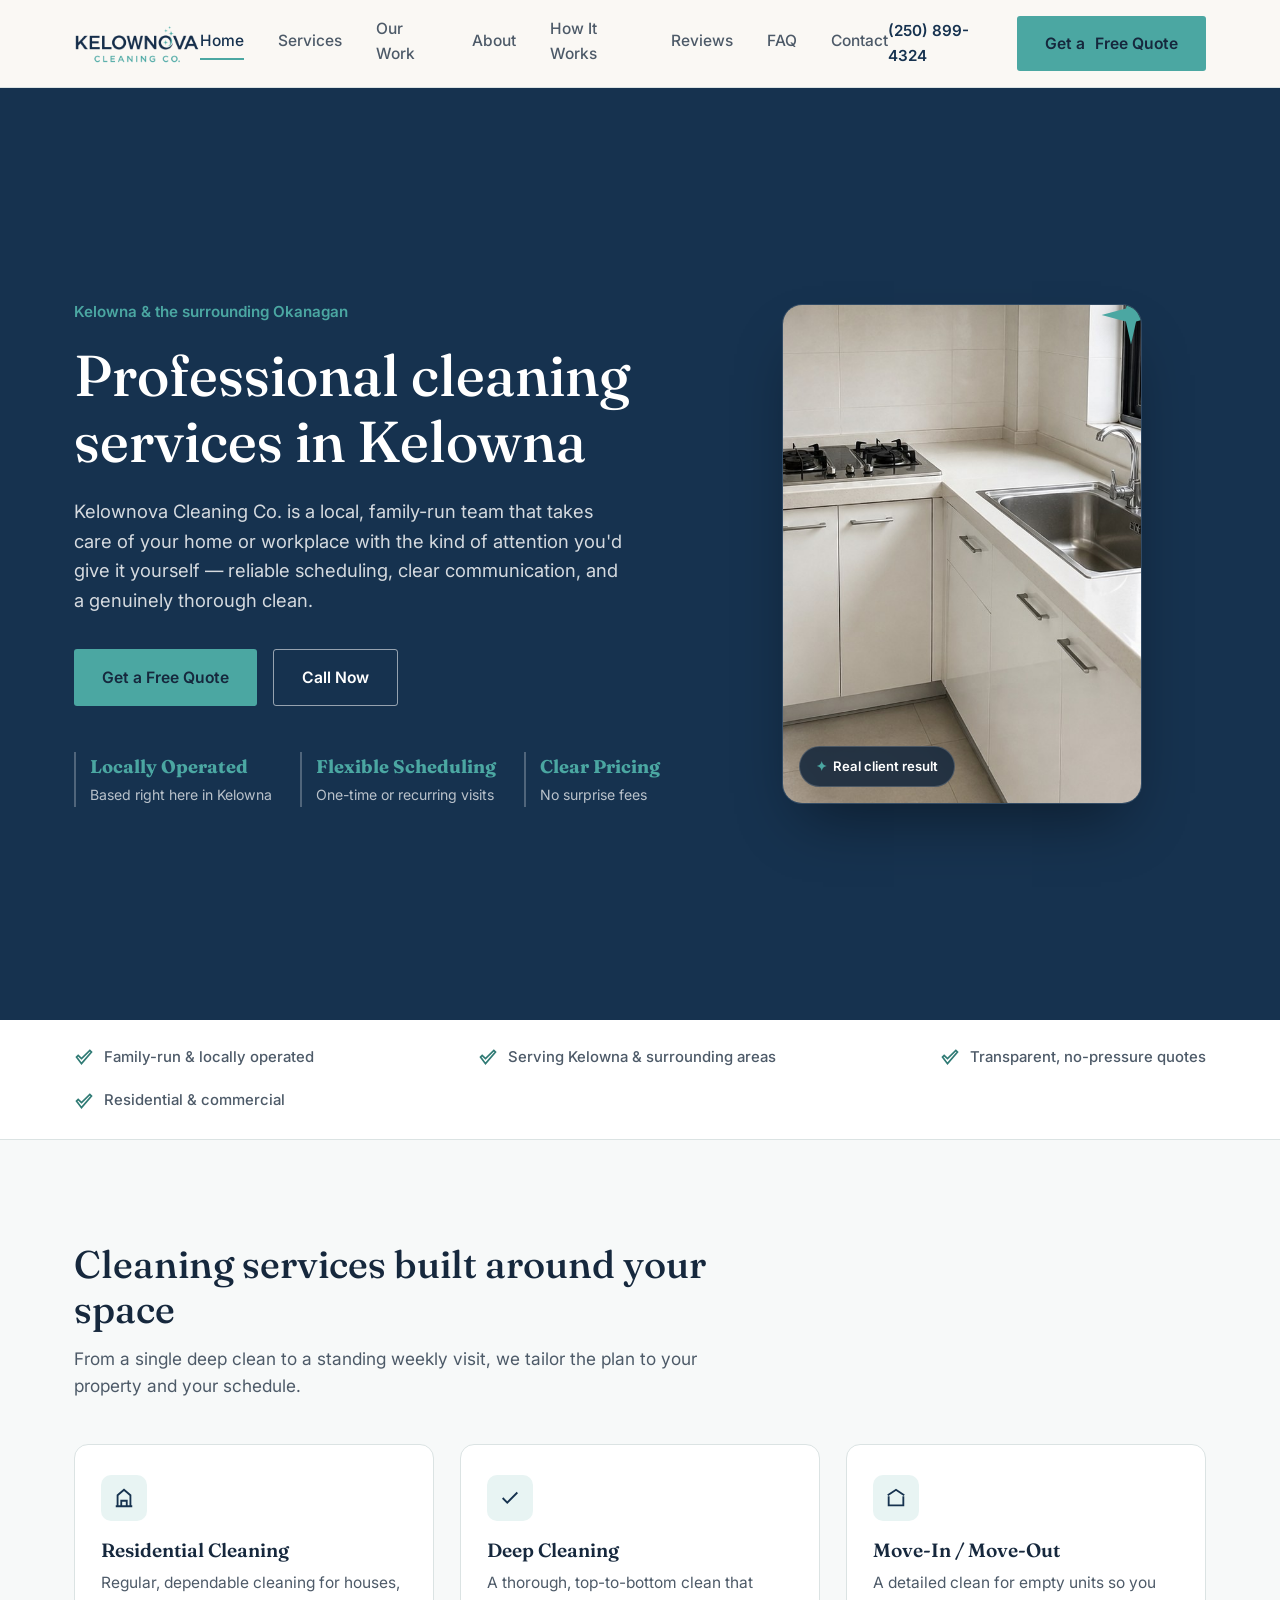
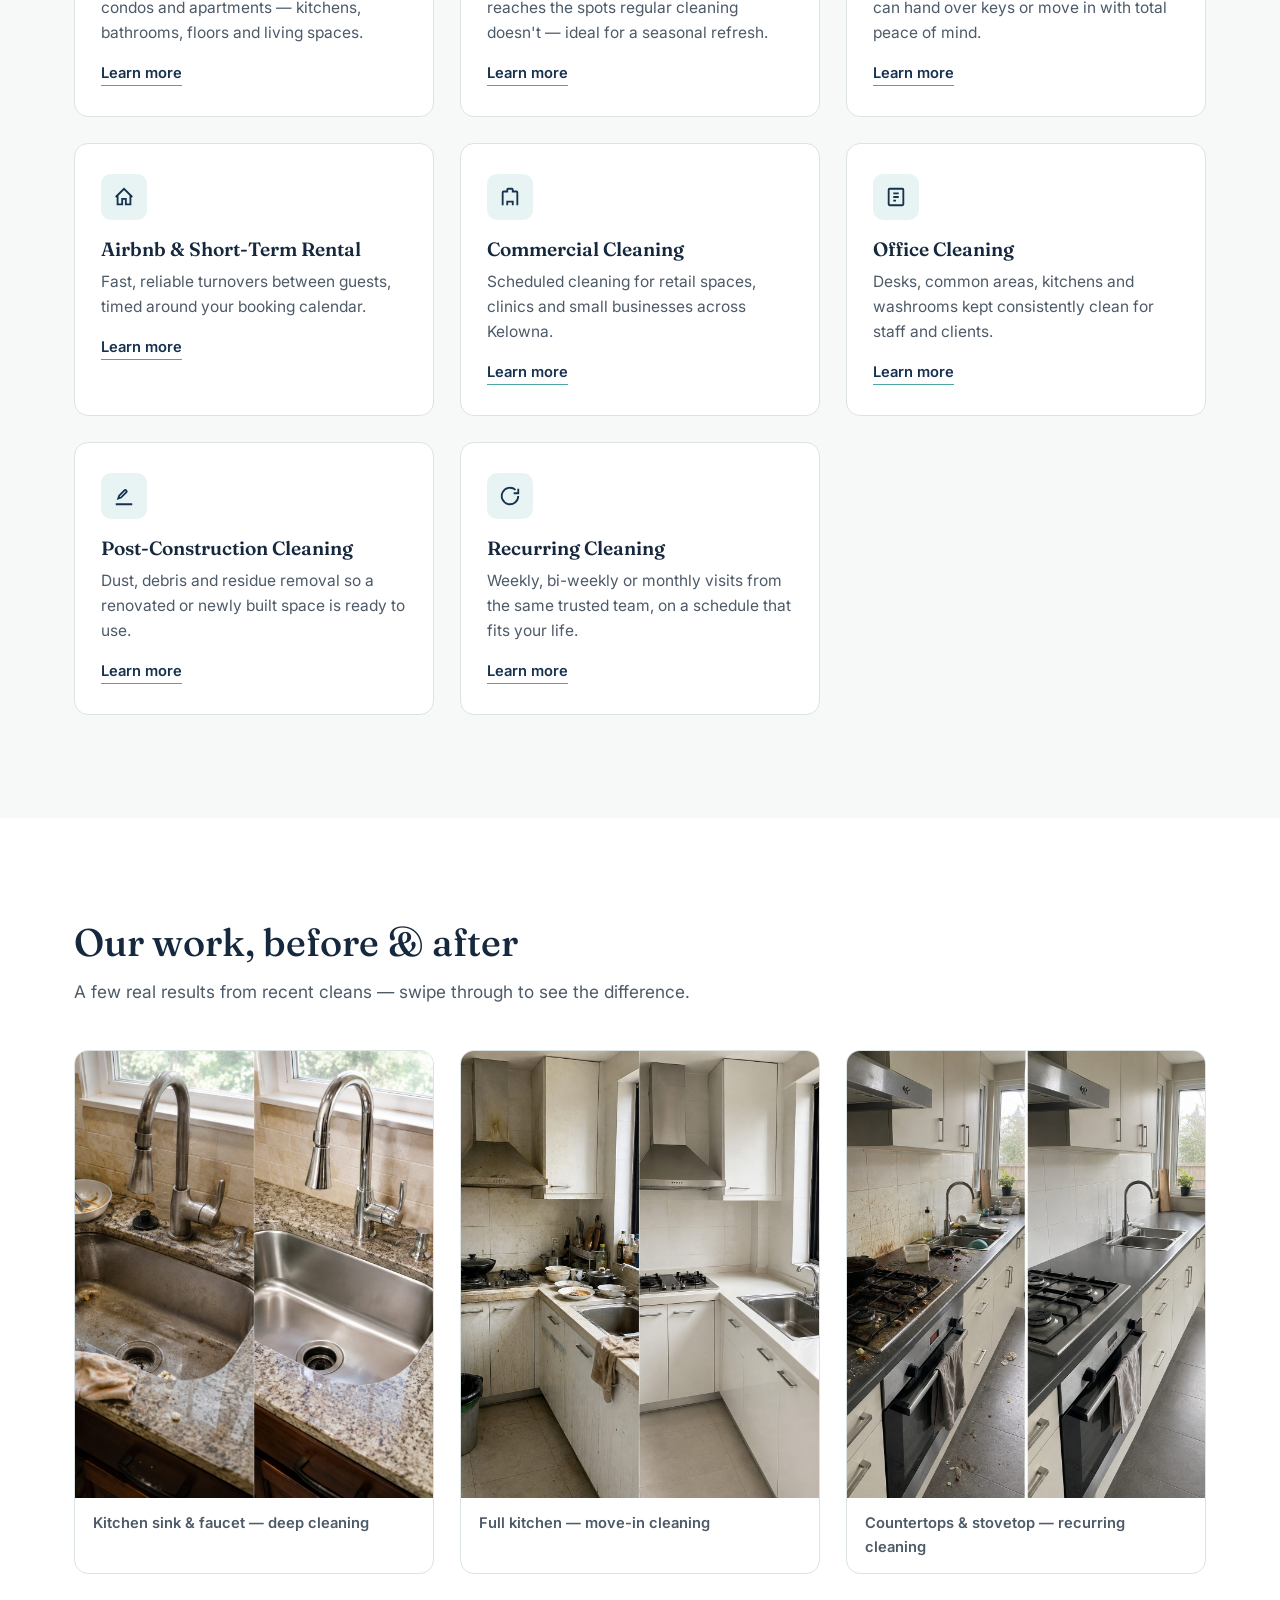
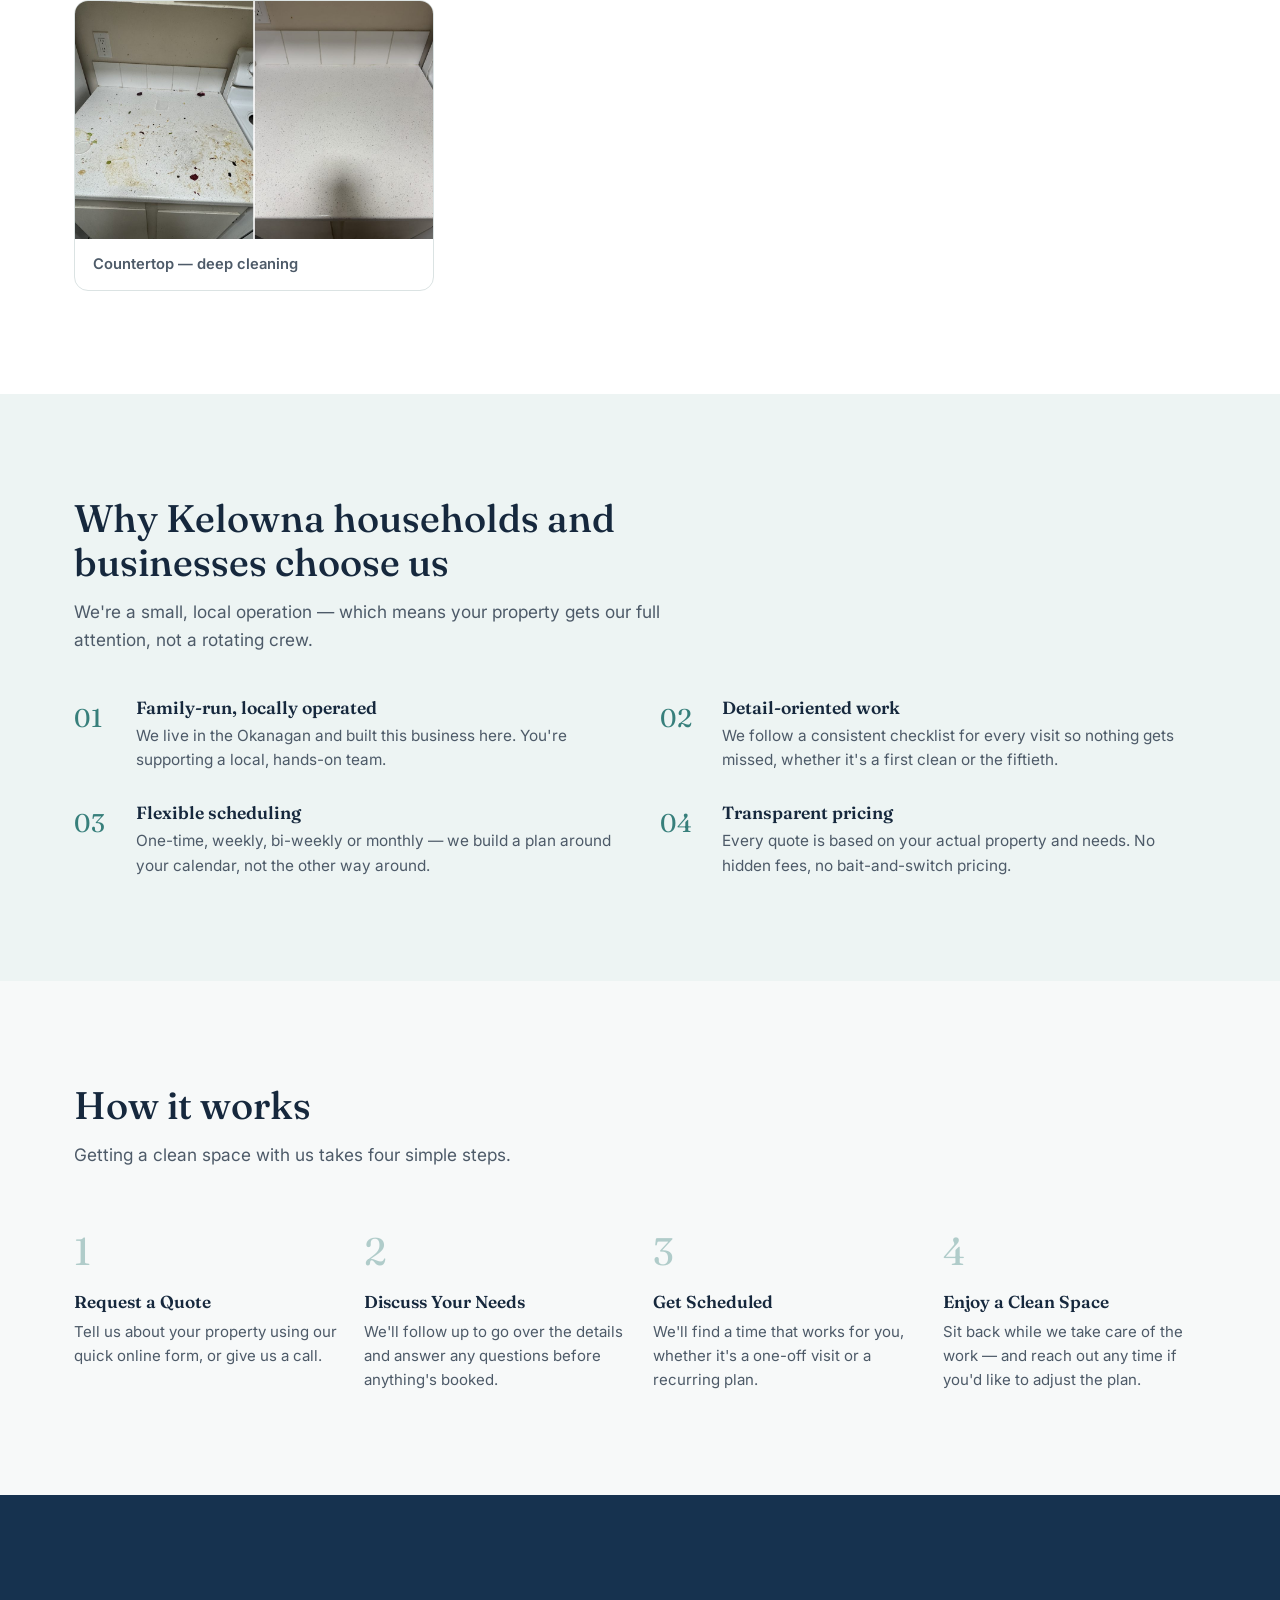
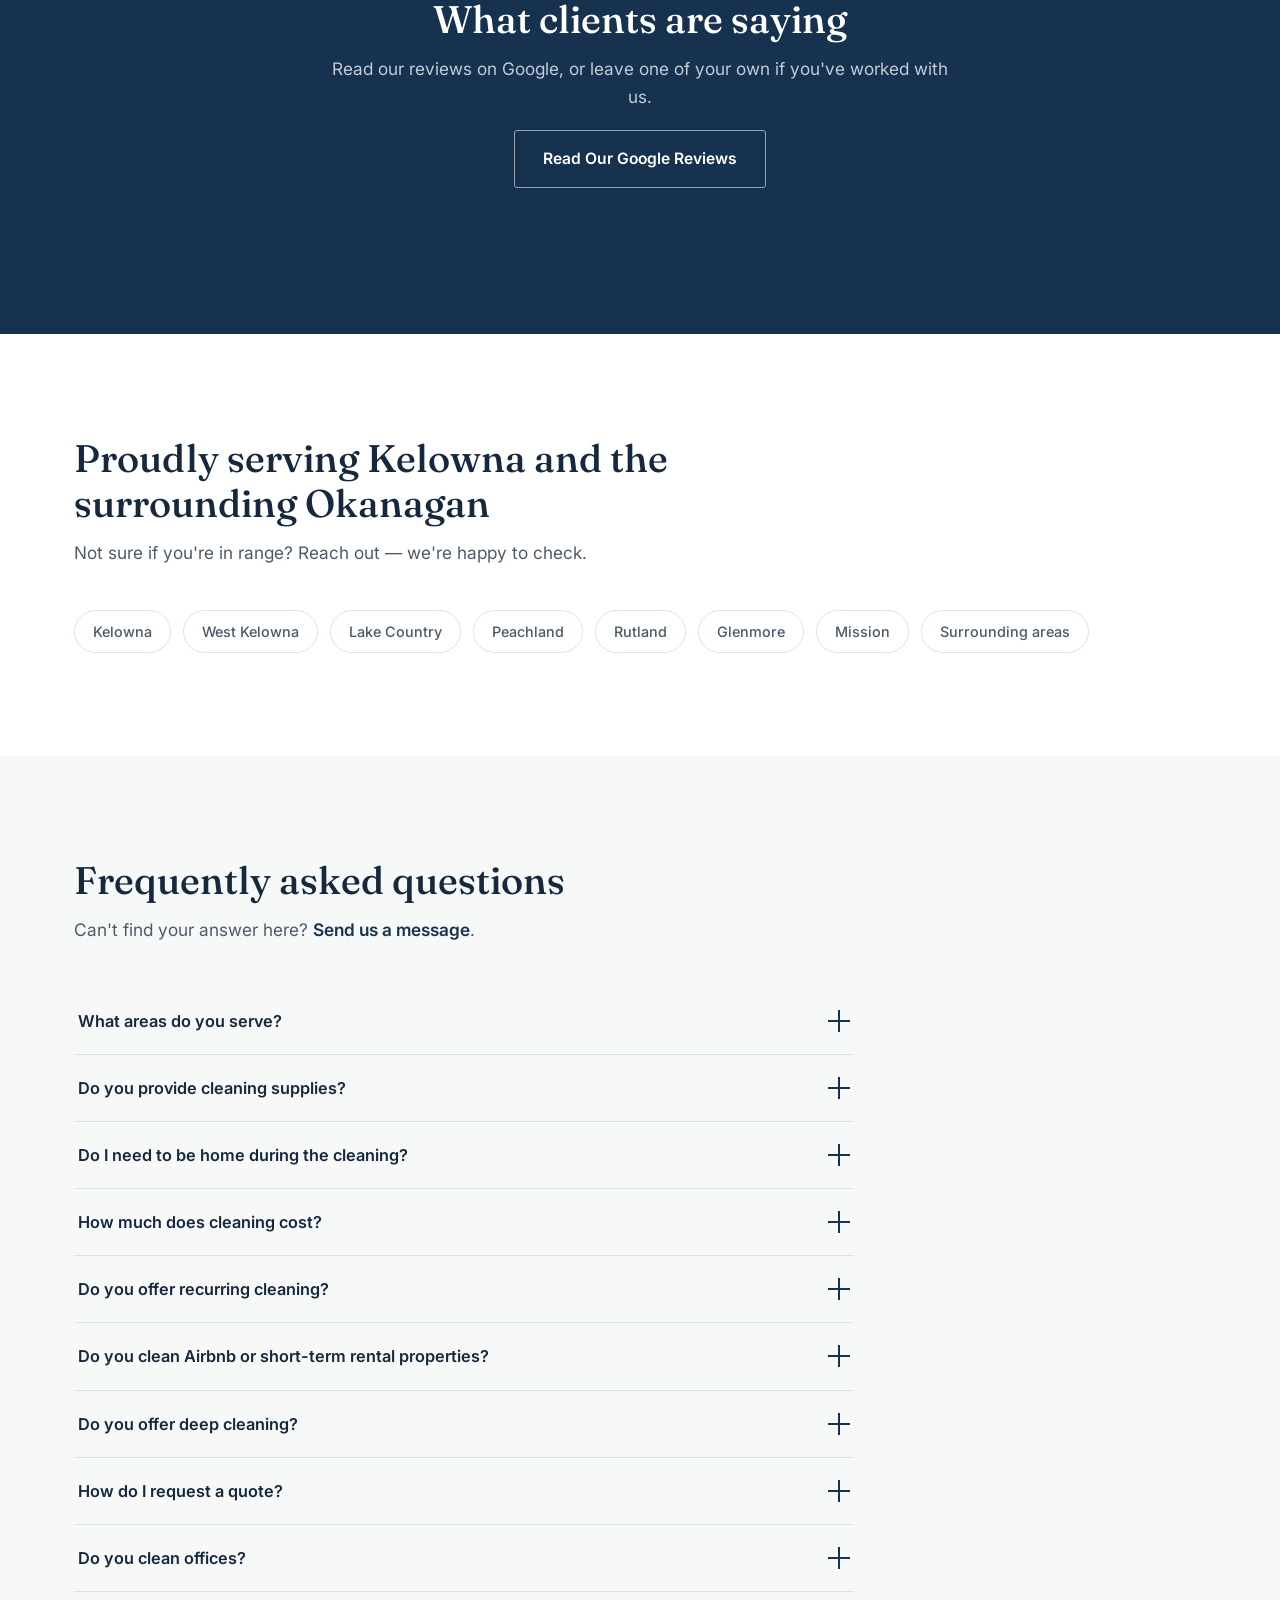
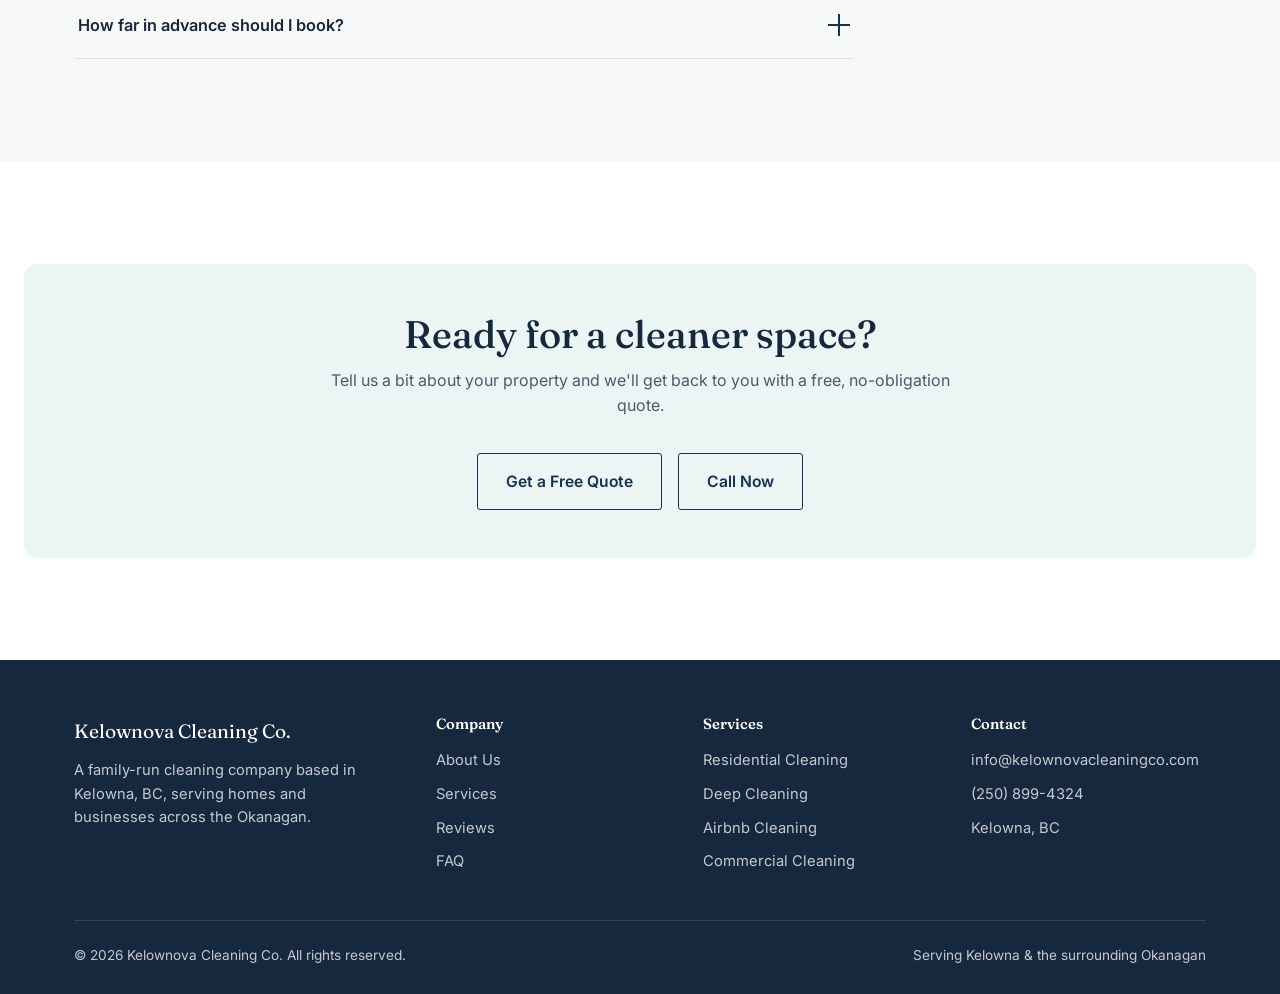
<file: index.html>
<!DOCTYPE html>
<html lang="en-CA">
<head>
<meta charset="UTF-8">
<meta name="viewport" content="width=device-width, initial-scale=1.0">
<title>Cleaning Services in Kelowna, BC | Kelownova Cleaning Co.</title>
<meta name="description" content="Family-run residential &amp; commercial cleaning in Kelowna, BC. Deep cleaning, move-out, Airbnb turnovers &amp; recurring plans. Get a free quote today.">
<link rel="canonical" href="https://www.kelownovacleaningco.com/">

<!-- Open Graph -->
<meta property="og:type" content="website">
<meta property="og:site_name" content="Kelownova Cleaning Co.">
<meta property="og:title" content="Cleaning Services in Kelowna, BC | Kelownova Cleaning Co.">
<meta property="og:description" content="Reliable, detail-oriented residential and commercial cleaning in Kelowna and the surrounding Okanagan. Request your free, no-obligation quote.">
<meta property="og:url" content="https://www.kelownovacleaningco.com/">
<meta property="og:image" content="https://www.kelownovacleaningco.com/assets/og-image.jpg">
<meta property="og:locale" content="en_CA">
<meta name="twitter:card" content="summary_large_image">

<link rel="icon" type="image/png" sizes="32x32" href="assets/favicon-32.png">
<link rel="icon" type="image/png" sizes="256x256" href="assets/favicon-256.png">
<link rel="apple-touch-icon" href="assets/favicon-256.png">

<link rel="preconnect" href="https://fonts.googleapis.com">
<link rel="preconnect" href="https://fonts.gstatic.com" crossorigin>
<link href="https://fonts.googleapis.com/css2?family=Fraunces:opsz,wght@9..144,500;9..144,600&family=Inter:wght@400;500;600;700&display=swap" rel="stylesheet">
<link rel="stylesheet" href="style.css">

<script type="application/ld+json">
{
  "@context": "https://schema.org",
  "@type": "LocalBusiness",
  "@id": "https://www.kelownovacleaningco.com/#business",
  "name": "Kelownova Cleaning Co.",
  "image": "https://www.kelownovacleaningco.com/assets/og-image.jpg",
  "url": "https://www.kelownovacleaningco.com/",
  "email": "info@kelownovacleaningco.com",
  "priceRange": "$$",
  "areaServed": {
    "@type": "City",
    "name": "Kelowna"
  },
  "address": {
    "@type": "PostalAddress",
    "addressLocality": "Kelowna",
    "addressRegion": "BC",
    "addressCountry": "CA"
  },
  "makesOffer": [
    { "@type": "Offer", "itemOffered": { "@type": "Service", "name": "Residential Cleaning" } },
    { "@type": "Offer", "itemOffered": { "@type": "Service", "name": "Deep Cleaning" } },
    { "@type": "Offer", "itemOffered": { "@type": "Service", "name": "Move-In / Move-Out Cleaning" } },
    { "@type": "Offer", "itemOffered": { "@type": "Service", "name": "Airbnb / Short-Term Rental Cleaning" } },
    { "@type": "Offer", "itemOffered": { "@type": "Service", "name": "Commercial Cleaning" } },
    { "@type": "Offer", "itemOffered": { "@type": "Service", "name": "Office Cleaning" } },
    { "@type": "Offer", "itemOffered": { "@type": "Service", "name": "Post-Construction Cleaning" } },
    { "@type": "Offer", "itemOffered": { "@type": "Service", "name": "Recurring Cleaning" } }
  ]
}
</script>
<script type="application/ld+json">
{
  "@context": "https://schema.org",
  "@type": "FAQPage",
  "mainEntity": [
    {
      "@type": "Question",
      "name": "What areas do you serve?",
      "acceptedAnswer": {
        "@type": "Answer",
        "text": "We serve Kelowna and the surrounding Okanagan, including West Kelowna, Lake Country and Peachland. If you're just outside these areas, reach out and we'll let you know if we can help."
      }
    },
    {
      "@type": "Question",
      "name": "Do you provide cleaning supplies?",
      "acceptedAnswer": {
        "@type": "Answer",
        "text": "We can discuss whether we bring supplies and equipment or use yours when we go over your quote, so everything is clear before your first visit."
      }
    },
    {
      "@type": "Question",
      "name": "Do I need to be home during the cleaning?",
      "acceptedAnswer": {
        "@type": "Answer",
        "text": "Not necessarily. Many clients provide access instructions and go about their day. We'll work out an arrangement that feels comfortable for you."
      }
    },
    {
      "@type": "Question",
      "name": "How much does cleaning cost?",
      "acceptedAnswer": {
        "@type": "Answer",
        "text": "Pricing depends on the size and condition of your property, the type of cleaning and how often you'd like us to visit. Request a free quote and we'll give you a clear, upfront price."
      }
    },
    {
      "@type": "Question",
      "name": "Do you offer recurring cleaning?",
      "acceptedAnswer": {
        "@type": "Answer",
        "text": "Yes. We offer weekly, bi-weekly and monthly recurring plans in addition to one-time visits."
      }
    },
    {
      "@type": "Question",
      "name": "Do you clean Airbnb or short-term rental properties?",
      "acceptedAnswer": {
        "@type": "Answer",
        "text": "Yes, we offer turnover cleaning for short-term rentals, timed around your guest check-in and check-out schedule."
      }
    },
    {
      "@type": "Question",
      "name": "Do you offer deep cleaning?",
      "acceptedAnswer": {
        "@type": "Answer",
        "text": "Yes. Deep cleaning covers the detailed, less-frequent tasks that go beyond a standard clean \u2014 a great option for a seasonal reset or before a regular cleaning plan begins."
      }
    },
    {
      "@type": "Question",
      "name": "How do I request a quote?",
      "acceptedAnswer": {
        "@type": "Answer",
        "text": "Fill out the quote form on our Contact page or give us a call. We'll follow up to confirm details and provide a price."
      }
    },
    {
      "@type": "Question",
      "name": "Do you clean offices?",
      "acceptedAnswer": {
        "@type": "Answer",
        "text": "Yes, we offer office and small commercial cleaning on a schedule that works around your business hours."
      }
    },
    {
      "@type": "Question",
      "name": "How far in advance should I book?",
      "acceptedAnswer": {
        "@type": "Answer",
        "text": "It depends on the season and our current schedule. We recommend reaching out as early as you can, especially for move-in/move-out or one-time deep cleans with a fixed date."
      }
    }
  ]
}
</script>
</head>
<body>

<a class="skip-link" href="#main">Skip to main content</a>

<header class="site-header">
  <nav class="nav container" aria-label="Primary">
    <a href="index.html" class="brand"><img src="assets/logo.png" alt="Kelownova Cleaning Co." class="logo-img"></a>
    <button class="nav-toggle" aria-expanded="false" aria-controls="nav-links" aria-label="Toggle navigation menu">
      <span></span><span></span><span></span>
    </button>
    <div class="nav-links" id="nav-links">
      <a href="index.html" aria-current="page">Home</a>
      <a href="services.html">Services</a>
      <a href="index.html#our-work">Our Work</a>
      <a href="about.html">About</a>
      <a href="index.html#how-it-works">How It Works</a>
      <a href="index.html#reviews">Reviews</a>
      <a href="index.html#faq">FAQ</a>
      <a href="contact.html">Contact</a>
    </div>
    <div class="nav-cta">
      <span class="nav-phone">(250) 899-4324</span>
      <a href="contact.html" class="btn btn-primary"><span class="btn-text-full">Get a</span> Free Quote</a>
    </div>
  </nav>
</header>

<main id="main">

  <!-- HERO -->
  <section class="hero">
    <div class="container">
      <div class="hero-copy">
        <span class="hero-eyebrow">Kelowna &amp; the surrounding Okanagan</span>
        <h1>Professional cleaning services in Kelowna</h1>
        <p class="hero-lede">Kelownova Cleaning Co. is a local, family-run team that takes care of your home or workplace with the kind of attention you'd give it yourself &mdash; reliable scheduling, clear communication, and a genuinely thorough clean.</p>
        <div class="hero-actions">
          <a href="contact.html" class="btn btn-primary">Get a Free Quote</a>
          <a href="tel:+12508994324" class="btn btn-secondary">Call Now</a>
        </div>
        <div class="hero-trust">
          <div>
            <strong>Locally Operated</strong>
            <span>Based right here in Kelowna</span>
          </div>
          <div>
            <strong>Flexible Scheduling</strong>
            <span>One-time or recurring visits</span>
          </div>
          <div>
            <strong>Clear Pricing</strong>
            <span>No surprise fees</span>
          </div>
        </div>
      </div>
      <div class="hero-art">
        <div class="hero-photo-frame">
          <img src="assets/hero-photo.jpg" alt="A sparkling clean kitchen after a Kelownova Cleaning Co. service in Kelowna" width="561" height="780">
          <div class="hero-sparkle" aria-hidden="true">
            <svg viewBox="0 0 100 100" xmlns="http://www.w3.org/2000/svg">
              <path d="M50 4 L58 40 L96 50 L58 60 L50 96 L42 60 L4 50 L42 40 Z" fill="#4ba7a2"/>
            </svg>
          </div>
          <div class="hero-badge">
            <span>✦</span> Real client result
          </div>
        </div>
      </div>
    </div>
  </section>

  <!-- TRUST BAR -->
  <div class="trust-bar">
    <div class="container">
      <div class="trust-item">
        <svg width="20" height="20" viewBox="0 0 24 24" fill="none" stroke="currentColor" stroke-width="2"><path d="M3 12l2-2 4 4L19 4l2 2L9 20z"/></svg>
        Family-run &amp; locally operated
      </div>
      <div class="trust-item">
        <svg width="20" height="20" viewBox="0 0 24 24" fill="none" stroke="currentColor" stroke-width="2"><path d="M3 12l2-2 4 4L19 4l2 2L9 20z"/></svg>
        Serving Kelowna &amp; surrounding areas
      </div>
      <div class="trust-item">
        <svg width="20" height="20" viewBox="0 0 24 24" fill="none" stroke="currentColor" stroke-width="2"><path d="M3 12l2-2 4 4L19 4l2 2L9 20z"/></svg>
        Transparent, no-pressure quotes
      </div>
      <div class="trust-item">
        <svg width="20" height="20" viewBox="0 0 24 24" fill="none" stroke="currentColor" stroke-width="2"><path d="M3 12l2-2 4 4L19 4l2 2L9 20z"/></svg>
        Residential &amp; commercial
      </div>
    </div>
  </div>

  <!-- SERVICES OVERVIEW -->
  <section id="services" class="bg-cream">
    <div class="container">
      <div class="section-head reveal">
        <h2>Cleaning services built around your space</h2>
        <p>From a single deep clean to a standing weekly visit, we tailor the plan to your property and your schedule.</p>
      </div>
      <div class="grid-3">
        <article class="service-card reveal">
          <div class="icon"><svg width="22" height="22" viewBox="0 0 24 24" fill="none" stroke="currentColor" stroke-width="2"><path d="M3 21h18M5 21V9l7-6 7 6v12M9 21v-6h6v6"/></svg></div>
          <h3>Residential Cleaning</h3>
          <p>Regular, dependable cleaning for houses, condos and apartments &mdash; kitchens, bathrooms, floors and living spaces.</p>
          <a class="card-link" href="services.html#residential">Learn more</a>
        </article>
        <article class="service-card reveal">
          <div class="icon"><svg width="22" height="22" viewBox="0 0 24 24" fill="none" stroke="currentColor" stroke-width="2"><path d="M20 6L9 17l-5-5"/></svg></div>
          <h3>Deep Cleaning</h3>
          <p>A thorough, top-to-bottom clean that reaches the spots regular cleaning doesn't &mdash; ideal for a seasonal refresh.</p>
          <a class="card-link" href="services.html#deep-cleaning">Learn more</a>
        </article>
        <article class="service-card reveal">
          <div class="icon"><svg width="22" height="22" viewBox="0 0 24 24" fill="none" stroke="currentColor" stroke-width="2"><path d="M3 9l9-6 9 6M4 10v10h16V10"/></svg></div>
          <h3>Move-In / Move-Out</h3>
          <p>A detailed clean for empty units so you can hand over keys or move in with total peace of mind.</p>
          <a class="card-link" href="services.html#move-in-out">Learn more</a>
        </article>
        <article class="service-card reveal">
          <div class="icon"><svg width="22" height="22" viewBox="0 0 24 24" fill="none" stroke="currentColor" stroke-width="2"><path d="M3 12l9-9 9 9M5 10v10h5v-6h4v6h5V10"/></svg></div>
          <h3>Airbnb &amp; Short-Term Rental</h3>
          <p>Fast, reliable turnovers between guests, timed around your booking calendar.</p>
          <a class="card-link" href="services.html#airbnb">Learn more</a>
        </article>
        <article class="service-card reveal">
          <div class="icon"><svg width="22" height="22" viewBox="0 0 24 24" fill="none" stroke="currentColor" stroke-width="2"><path d="M4 21V7a1 1 0 011-1h4V4a1 1 0 011-1h4a1 1 0 011 1v2h4a1 1 0 011 1v14M9 21v-4h6v4"/></svg></div>
          <h3>Commercial Cleaning</h3>
          <p>Scheduled cleaning for retail spaces, clinics and small businesses across Kelowna.</p>
          <a class="card-link" href="services.html#commercial">Learn more</a>
        </article>
        <article class="service-card reveal">
          <div class="icon"><svg width="22" height="22" viewBox="0 0 24 24" fill="none" stroke="currentColor" stroke-width="2"><rect x="4" y="3" width="16" height="18" rx="1"/><path d="M9 8h6M9 12h6M9 16h3"/></svg></div>
          <h3>Office Cleaning</h3>
          <p>Desks, common areas, kitchens and washrooms kept consistently clean for staff and clients.</p>
          <a class="card-link" href="services.html#office">Learn more</a>
        </article>
        <article class="service-card reveal">
          <div class="icon"><svg width="22" height="22" viewBox="0 0 24 24" fill="none" stroke="currentColor" stroke-width="2"><path d="M14.7 6.3a1 1 0 010 1.4l-6 6-3 1 1-3 6-6a1 1 0 011.4 0zM3 21h18"/></svg></div>
          <h3>Post-Construction Cleaning</h3>
          <p>Dust, debris and residue removal so a renovated or newly built space is ready to use.</p>
          <a class="card-link" href="services.html#post-construction">Learn more</a>
        </article>
        <article class="service-card reveal">
          <div class="icon"><svg width="22" height="22" viewBox="0 0 24 24" fill="none" stroke="currentColor" stroke-width="2"><path d="M21 12a9 9 0 11-3-6.7M21 4v5h-5"/></svg></div>
          <h3>Recurring Cleaning</h3>
          <p>Weekly, bi-weekly or monthly visits from the same trusted team, on a schedule that fits your life.</p>
          <a class="card-link" href="services.html#recurring">Learn more</a>
        </article>
      </div>
    </div>
  </section>

  <!-- OUR WORK -->
  <section id="our-work" class="bg-paper">
    <div class="container">
      <div class="section-head reveal">
        <h2>Our work, before &amp; after</h2>
        <p>A few real results from recent cleans &mdash; swipe through to see the difference.</p>
      </div>
      <div class="grid-3">
        <figure class="work-card reveal">
          <img src="assets/work/work-1.jpg" alt="Kitchen sink and faucet before and after a deep cleaning in Kelowna" loading="lazy" width="1200" height="1499">
          <figcaption>Kitchen sink &amp; faucet &mdash; deep cleaning</figcaption>
        </figure>
        <figure class="work-card reveal">
          <img src="assets/work/work-2.jpg" alt="Kitchen counters, stove and cabinets before and after cleaning in Kelowna" loading="lazy" width="1200" height="1499">
          <figcaption>Full kitchen &mdash; move-in cleaning</figcaption>
        </figure>
        <figure class="work-card reveal">
          <img src="assets/work/work-3.jpg" alt="Kitchen countertop and stovetop before and after cleaning in Kelowna" loading="lazy" width="1200" height="1499">
          <figcaption>Countertops &amp; stovetop &mdash; recurring cleaning</figcaption>
        </figure>
        <figure class="work-card reveal">
          <img src="assets/work/work-4.jpg" alt="Countertop before and after a deep clean in Kelowna" loading="lazy" width="1200" height="796">
          <figcaption>Countertop &mdash; deep cleaning</figcaption>
        </figure>
      </div>
    </div>
  </section>

  <!-- WHY CHOOSE US -->
  <section class="why">
    <div class="container">
      <div class="section-head reveal">
        <h2>Why Kelowna households and businesses choose us</h2>
        <p>We're a small, local operation &mdash; which means your property gets our full attention, not a rotating crew.</p>
      </div>
      <div class="why-list">
        <div class="why-item reveal">
          <span class="num">01</span>
          <div>
            <h3>Family-run, locally operated</h3>
            <p>We live in the Okanagan and built this business here. You're supporting a local, hands-on team.</p>
          </div>
        </div>
        <div class="why-item reveal">
          <span class="num">02</span>
          <div>
            <h3>Detail-oriented work</h3>
            <p>We follow a consistent checklist for every visit so nothing gets missed, whether it's a first clean or the fiftieth.</p>
          </div>
        </div>
        <div class="why-item reveal">
          <span class="num">03</span>
          <div>
            <h3>Flexible scheduling</h3>
            <p>One-time, weekly, bi-weekly or monthly &mdash; we build a plan around your calendar, not the other way around.</p>
          </div>
        </div>
        <div class="why-item reveal">
          <span class="num">04</span>
          <div>
            <h3>Transparent pricing</h3>
            <p>Every quote is based on your actual property and needs. No hidden fees, no bait-and-switch pricing.</p>
          </div>
        </div>
      </div>
    </div>
  </section>

  <!-- HOW IT WORKS -->
  <section id="how-it-works" class="bg-cream">
    <div class="container">
      <div class="section-head reveal">
        <h2>How it works</h2>
        <p>Getting a clean space with us takes four simple steps.</p>
      </div>
      <div class="steps">
        <div class="step reveal">
          <span class="step-number">1</span>
          <h3>Request a Quote</h3>
          <p>Tell us about your property using our quick online form, or give us a call.</p>
        </div>
        <div class="step reveal">
          <span class="step-number">2</span>
          <h3>Discuss Your Needs</h3>
          <p>We'll follow up to go over the details and answer any questions before anything's booked.</p>
        </div>
        <div class="step reveal">
          <span class="step-number">3</span>
          <h3>Get Scheduled</h3>
          <p>We'll find a time that works for you, whether it's a one-off visit or a recurring plan.</p>
        </div>
        <div class="step reveal">
          <span class="step-number">4</span>
          <h3>Enjoy a Clean Space</h3>
          <p>Sit back while we take care of the work &mdash; and reach out any time if you'd like to adjust the plan.</p>
        </div>
      </div>
    </div>
  </section>

  <!-- REVIEWS -->
  <section id="reviews" class="reviews">
    <div class="container">
      <div class="section-head center reveal">
        <h2>What clients are saying</h2>
        <p>Read our reviews on Google, or leave one of your own if you've worked with us.</p>
        <a href="https://maps.app.goo.gl/NkXBc3kYCVLz9hh27?g_st=ic" class="btn btn-secondary" target="_blank" rel="noopener" style="margin-top:20px;">Read Our Google Reviews</a>
      </div>
    </div>
  </section>

  <!-- SERVICE AREA -->
  <section class="bg-paper">
    <div class="container">
      <div class="section-head reveal">
        <h2>Proudly serving Kelowna and the surrounding Okanagan</h2>
        <p>Not sure if you're in range? Reach out &mdash; we're happy to check.</p>
      </div>
      <div class="area-list reveal">
        <span class="area-chip">Kelowna</span>
        <span class="area-chip">West Kelowna</span>
        <span class="area-chip">Lake Country</span>
        <span class="area-chip">Peachland</span>
        <span class="area-chip">Rutland</span>
        <span class="area-chip">Glenmore</span>
        <span class="area-chip">Mission</span>
        <span class="area-chip">Surrounding areas</span>
      </div>
    </div>
  </section>

  <!-- FAQ -->
  <section id="faq" class="bg-cream">
    <div class="container">
      <div class="section-head reveal">
        <h2>Frequently asked questions</h2>
        <p>Can't find your answer here? <a href="contact.html" style="color:var(--lake-dark); font-weight:600;">Send us a message</a>.</p>
      </div>
      <div class="faq-list reveal">
        <details class="faq-item">
          <summary>What areas do you serve?<span class="plus" aria-hidden="true"></span></summary>
          <p class="faq-answer">We serve Kelowna and the surrounding Okanagan, including West Kelowna, Lake Country and Peachland. If you're just outside these areas, reach out and we'll let you know if we can help.</p>
        </details>
        <details class="faq-item">
          <summary>Do you provide cleaning supplies?<span class="plus" aria-hidden="true"></span></summary>
          <p class="faq-answer">We can discuss whether we bring supplies and equipment or use yours when we go over your quote, so everything is clear before your first visit.</p>
        </details>
        <details class="faq-item">
          <summary>Do I need to be home during the cleaning?<span class="plus" aria-hidden="true"></span></summary>
          <p class="faq-answer">Not necessarily. Many clients provide access instructions and go about their day. We'll work out an arrangement that feels comfortable for you.</p>
        </details>
        <details class="faq-item">
          <summary>How much does cleaning cost?<span class="plus" aria-hidden="true"></span></summary>
          <p class="faq-answer">Pricing depends on the size and condition of your property, the type of cleaning and how often you'd like us to visit. Request a free quote and we'll give you a clear, upfront price.</p>
        </details>
        <details class="faq-item">
          <summary>Do you offer recurring cleaning?<span class="plus" aria-hidden="true"></span></summary>
          <p class="faq-answer">Yes. We offer weekly, bi-weekly and monthly recurring plans in addition to one-time visits.</p>
        </details>
        <details class="faq-item">
          <summary>Do you clean Airbnb or short-term rental properties?<span class="plus" aria-hidden="true"></span></summary>
          <p class="faq-answer">Yes, we offer turnover cleaning for short-term rentals, timed around your guest check-in and check-out schedule.</p>
        </details>
        <details class="faq-item">
          <summary>Do you offer deep cleaning?<span class="plus" aria-hidden="true"></span></summary>
          <p class="faq-answer">Yes. Deep cleaning covers the detailed, less-frequent tasks that go beyond a standard clean &mdash; a great option for a seasonal reset or before a regular cleaning plan begins.</p>
        </details>
        <details class="faq-item">
          <summary>How do I request a quote?<span class="plus" aria-hidden="true"></span></summary>
          <p class="faq-answer">Fill out the quote form on our Contact page or give us a call. We'll follow up to confirm details and provide a price.</p>
        </details>
        <details class="faq-item">
          <summary>Do you clean offices?<span class="plus" aria-hidden="true"></span></summary>
          <p class="faq-answer">Yes, we offer office and small commercial cleaning on a schedule that works around your business hours.</p>
        </details>
        <details class="faq-item">
          <summary>How far in advance should I book?<span class="plus" aria-hidden="true"></span></summary>
          <p class="faq-answer">It depends on the season and our current schedule. We recommend reaching out as early as you can, especially for move-in/move-out or one-time deep cleans with a fixed date.</p>
        </details>
      </div>
    </div>
  </section>

  <!-- FINAL CTA -->
  <section class="bg-paper">
    <div class="cta-banner reveal">
      <h2>Ready for a cleaner space?</h2>
      <p>Tell us a bit about your property and we'll get back to you with a free, no-obligation quote.</p>
      <div class="hero-actions">
        <a href="contact.html" class="btn btn-outline">Get a Free Quote</a>
        <a href="tel:+12508994324" class="btn btn-outline">Call Now</a>
      </div>
    </div>
  </section>

</main>

<footer class="site-footer">
  <div class="container">
    <div class="footer-grid">
      <div>
        <div class="footer-brand">Kelownova Cleaning Co.</div>
        <p style="max-width:32ch; font-size:0.92rem;">A family-run cleaning company based in Kelowna, BC, serving homes and businesses across the Okanagan.</p>
      </div>
      <div>
        <h4>Company</h4>
        <ul>
          <li><a href="about.html">About Us</a></li>
          <li><a href="services.html">Services</a></li>
          <li><a href="index.html#reviews">Reviews</a></li>
          <li><a href="index.html#faq">FAQ</a></li>
        </ul>
      </div>
      <div>
        <h4>Services</h4>
        <ul>
          <li><a href="services.html#residential">Residential Cleaning</a></li>
          <li><a href="services.html#deep-cleaning">Deep Cleaning</a></li>
          <li><a href="services.html#airbnb">Airbnb Cleaning</a></li>
          <li><a href="services.html#commercial">Commercial Cleaning</a></li>
        </ul>
      </div>
      <div>
        <h4>Contact</h4>
        <ul>
          <li><a href="mailto:info@kelownovacleaningco.com">info@kelownovacleaningco.com</a></li>
          <li><a href="tel:+12508994324">(250) 899-4324</a></li>
          <li>Kelowna, BC</li>
        </ul>
      </div>
    </div>
    <div class="footer-bottom">
      <span>&copy; <span id="year"></span> Kelownova Cleaning Co. All rights reserved.</span>
      <span>Serving Kelowna &amp; the surrounding Okanagan</span>
    </div>
  </div>
</footer>

<script src="script.js"></script>
</body>
</html>
</file>
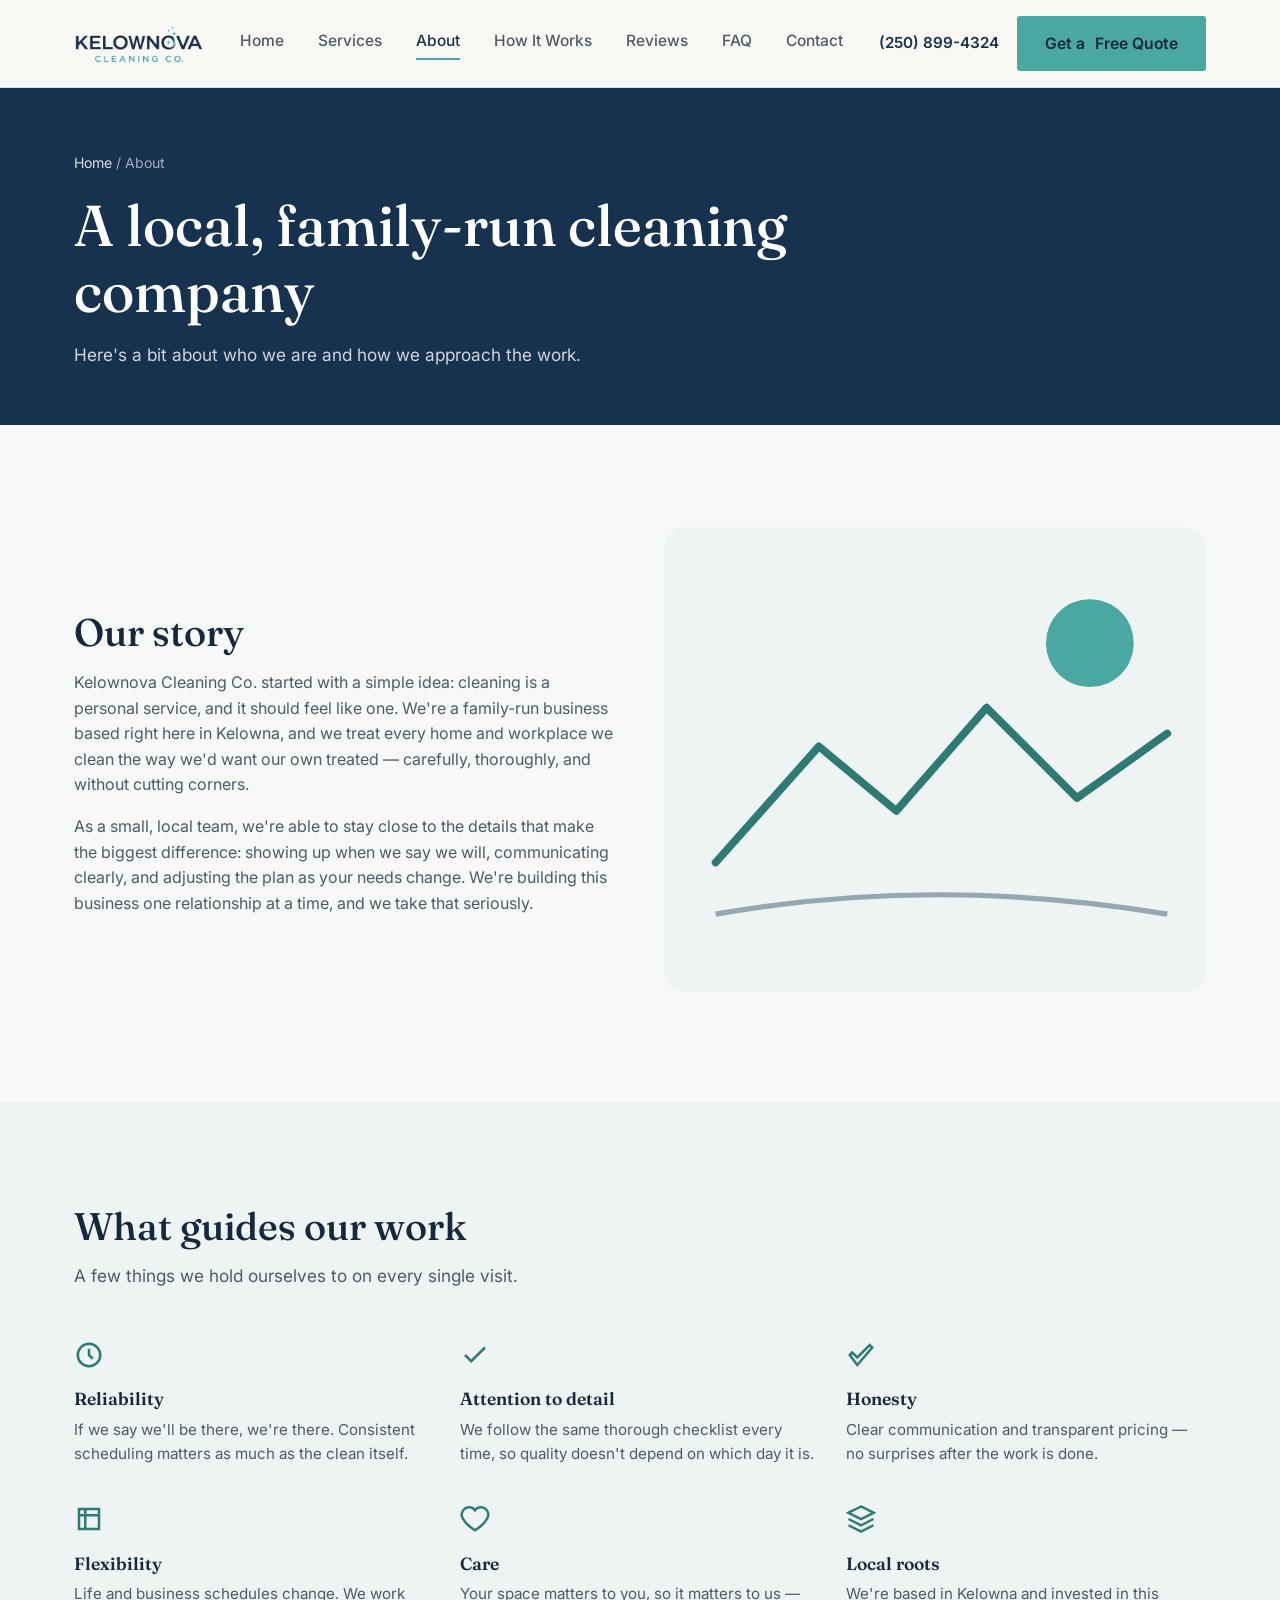
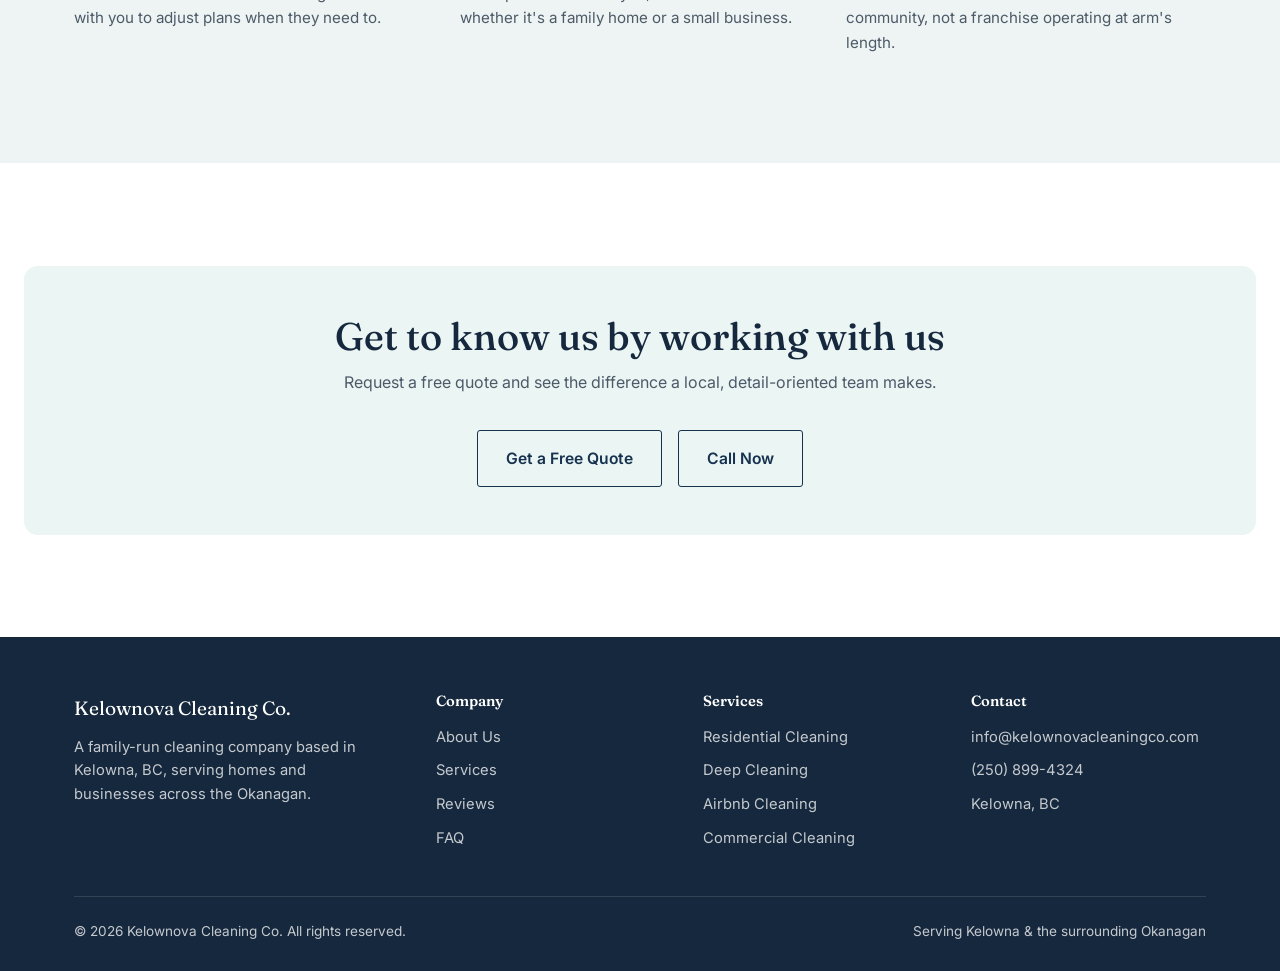
<file: about.html>
<!DOCTYPE html>
<html lang="en-CA">
<head>
<meta charset="UTF-8">
<meta name="viewport" content="width=device-width, initial-scale=1.0">
<title>About Us | Kelownova Cleaning Co. | Kelowna, BC</title>
<meta name="description" content="Kelownova Cleaning Co. is a family-run cleaning company based in Kelowna, BC. Learn about who we are and how we approach every clean.">
<link rel="canonical" href="https://www.kelownovacleaningco.com/about.html">

<meta property="og:type" content="website">
<meta property="og:site_name" content="Kelownova Cleaning Co.">
<meta property="og:title" content="About Kelownova Cleaning Co.">
<meta property="og:description" content="A family-run cleaning company based in Kelowna, BC.">
<meta property="og:url" content="https://www.kelownovacleaningco.com/about.html">
<meta property="og:image" content="https://www.kelownovacleaningco.com/assets/og-image.jpg">
<meta property="og:locale" content="en_CA">
<meta name="twitter:card" content="summary_large_image">

<link rel="icon" type="image/png" sizes="32x32" href="assets/favicon-32.png">
<link rel="icon" type="image/png" sizes="256x256" href="assets/favicon-256.png">
<link rel="apple-touch-icon" href="assets/favicon-256.png">

<link rel="preconnect" href="https://fonts.googleapis.com">
<link rel="preconnect" href="https://fonts.gstatic.com" crossorigin>
<link href="https://fonts.googleapis.com/css2?family=Fraunces:opsz,wght@9..144,500;9..144,600&family=Inter:wght@400;500;600;700&display=swap" rel="stylesheet">
<link rel="stylesheet" href="style.css">
</head>
<body>

<a class="skip-link" href="#main">Skip to main content</a>

<header class="site-header">
  <nav class="nav container" aria-label="Primary">
    <a href="index.html" class="brand"><img src="assets/logo.png" alt="Kelownova Cleaning Co." class="logo-img"></a>
    <button class="nav-toggle" aria-expanded="false" aria-controls="nav-links" aria-label="Toggle navigation menu">
      <span></span><span></span><span></span>
    </button>
    <div class="nav-links" id="nav-links">
      <a href="index.html">Home</a>
      <a href="services.html">Services</a>
      <a href="about.html" aria-current="page">About</a>
      <a href="index.html#how-it-works">How It Works</a>
      <a href="index.html#reviews">Reviews</a>
      <a href="index.html#faq">FAQ</a>
      <a href="contact.html">Contact</a>
    </div>
    <div class="nav-cta">
      <span class="nav-phone">(250) 899-4324</span>
      <a href="contact.html" class="btn btn-primary"><span class="btn-text-full">Get a</span> Free Quote</a>
    </div>
  </nav>
</header>

<main id="main">

  <div class="page-hero">
    <div class="container">
      <div class="breadcrumb"><a href="index.html">Home</a> / About</div>
      <h1>A local, family-run cleaning company</h1>
      <p>Here's a bit about who we are and how we approach the work.</p>
    </div>
  </div>

  <section class="bg-cream">
    <div class="container">
      <div class="about-hero-split">
        <div class="reveal">
          <h2>Our story</h2>
          <p>Kelownova Cleaning Co. started with a simple idea: cleaning is a personal service, and it should feel like one. We're a family-run business based right here in Kelowna, and we treat every home and workplace we clean the way we'd want our own treated &mdash; carefully, thoroughly, and without cutting corners.</p>
          <p>As a small, local team, we're able to stay close to the details that make the biggest difference: showing up when we say we will, communicating clearly, and adjusting the plan as your needs change. We're building this business one relationship at a time, and we take that seriously.</p>
        </div>
        <div class="reveal" aria-hidden="true">
          <svg viewBox="0 0 420 360" fill="none" xmlns="http://www.w3.org/2000/svg">
            <rect width="420" height="360" rx="16" fill="#edf4f3"/>
            <path d="M40 260 L120 170 L180 220 L250 140 L320 210 L390 160" stroke="#2f7a74" stroke-width="6" fill="none" stroke-linecap="round" stroke-linejoin="round"/>
            <circle cx="330" cy="90" r="34" fill="#4ba7a2"/>
            <path d="M40 300 Q210 270 390 300" stroke="#16324f" stroke-width="4" fill="none" opacity="0.4"/>
          </svg>
        </div>
      </div>
    </div>
  </section>

  <section class="why">
    <div class="container">
      <div class="section-head reveal">
        <h2>What guides our work</h2>
        <p>A few things we hold ourselves to on every single visit.</p>
      </div>
      <div class="values-grid">
        <div class="value-card reveal">
          <svg width="30" height="30" viewBox="0 0 24 24" fill="none" stroke="#2f7a74" stroke-width="2"><circle cx="12" cy="12" r="9"/><path d="M12 7v5l3 3"/></svg>
          <h3>Reliability</h3>
          <p>If we say we'll be there, we're there. Consistent scheduling matters as much as the clean itself.</p>
        </div>
        <div class="value-card reveal">
          <svg width="30" height="30" viewBox="0 0 24 24" fill="none" stroke="#2f7a74" stroke-width="2"><path d="M20 6L9 17l-5-5"/></svg>
          <h3>Attention to detail</h3>
          <p>We follow the same thorough checklist every time, so quality doesn't depend on which day it is.</p>
        </div>
        <div class="value-card reveal">
          <svg width="30" height="30" viewBox="0 0 24 24" fill="none" stroke="#2f7a74" stroke-width="2"><path d="M3 12l2-2 4 4L19 4l2 2L9 20z"/></svg>
          <h3>Honesty</h3>
          <p>Clear communication and transparent pricing &mdash; no surprises after the work is done.</p>
        </div>
        <div class="value-card reveal">
          <svg width="30" height="30" viewBox="0 0 24 24" fill="none" stroke="#2f7a74" stroke-width="2"><path d="M4 4h16v16H4zM4 9h16M9 4v16"/></svg>
          <h3>Flexibility</h3>
          <p>Life and business schedules change. We work with you to adjust plans when they need to.</p>
        </div>
        <div class="value-card reveal">
          <svg width="30" height="30" viewBox="0 0 24 24" fill="none" stroke="#2f7a74" stroke-width="2"><path d="M12 21s-7-4.35-9.5-9A5.5 5.5 0 0112 5a5.5 5.5 0 019.5 7c-2.5 4.65-9.5 9-9.5 9z"/></svg>
          <h3>Care</h3>
          <p>Your space matters to you, so it matters to us &mdash; whether it's a family home or a small business.</p>
        </div>
        <div class="value-card reveal">
          <svg width="30" height="30" viewBox="0 0 24 24" fill="none" stroke="#2f7a74" stroke-width="2"><path d="M12 2L2 7l10 5 10-5-10-5zM2 17l10 5 10-5M2 12l10 5 10-5"/></svg>
          <h3>Local roots</h3>
          <p>We're based in Kelowna and invested in this community, not a franchise operating at arm's length.</p>
        </div>
      </div>
    </div>
  </section>

  <section class="bg-paper">
    <div class="cta-banner reveal">
      <h2>Get to know us by working with us</h2>
      <p>Request a free quote and see the difference a local, detail-oriented team makes.</p>
      <div class="hero-actions">
        <a href="contact.html" class="btn btn-outline">Get a Free Quote</a>
        <a href="tel:+12508994324" class="btn btn-outline">Call Now</a>
      </div>
    </div>
  </section>

</main>

<footer class="site-footer">
  <div class="container">
    <div class="footer-grid">
      <div>
        <div class="footer-brand">Kelownova Cleaning Co.</div>
        <p style="max-width:32ch; font-size:0.92rem;">A family-run cleaning company based in Kelowna, BC, serving homes and businesses across the Okanagan.</p>
      </div>
      <div>
        <h4>Company</h4>
        <ul>
          <li><a href="about.html">About Us</a></li>
          <li><a href="services.html">Services</a></li>
          <li><a href="index.html#reviews">Reviews</a></li>
          <li><a href="index.html#faq">FAQ</a></li>
        </ul>
      </div>
      <div>
        <h4>Services</h4>
        <ul>
          <li><a href="services.html#residential">Residential Cleaning</a></li>
          <li><a href="services.html#deep-cleaning">Deep Cleaning</a></li>
          <li><a href="services.html#airbnb">Airbnb Cleaning</a></li>
          <li><a href="services.html#commercial">Commercial Cleaning</a></li>
        </ul>
      </div>
      <div>
        <h4>Contact</h4>
        <ul>
          <li><a href="mailto:info@kelownovacleaningco.com">info@kelownovacleaningco.com</a></li>
          <li><a href="tel:+12508994324">(250) 899-4324</a></li>
          <li>Kelowna, BC</li>
        </ul>
      </div>
    </div>
    <div class="footer-bottom">
      <span>&copy; <span id="year"></span> Kelownova Cleaning Co. All rights reserved.</span>
      <span>Serving Kelowna &amp; the surrounding Okanagan</span>
    </div>
  </div>
</footer>

<script src="script.js"></script>
</body>
</html>
</file>
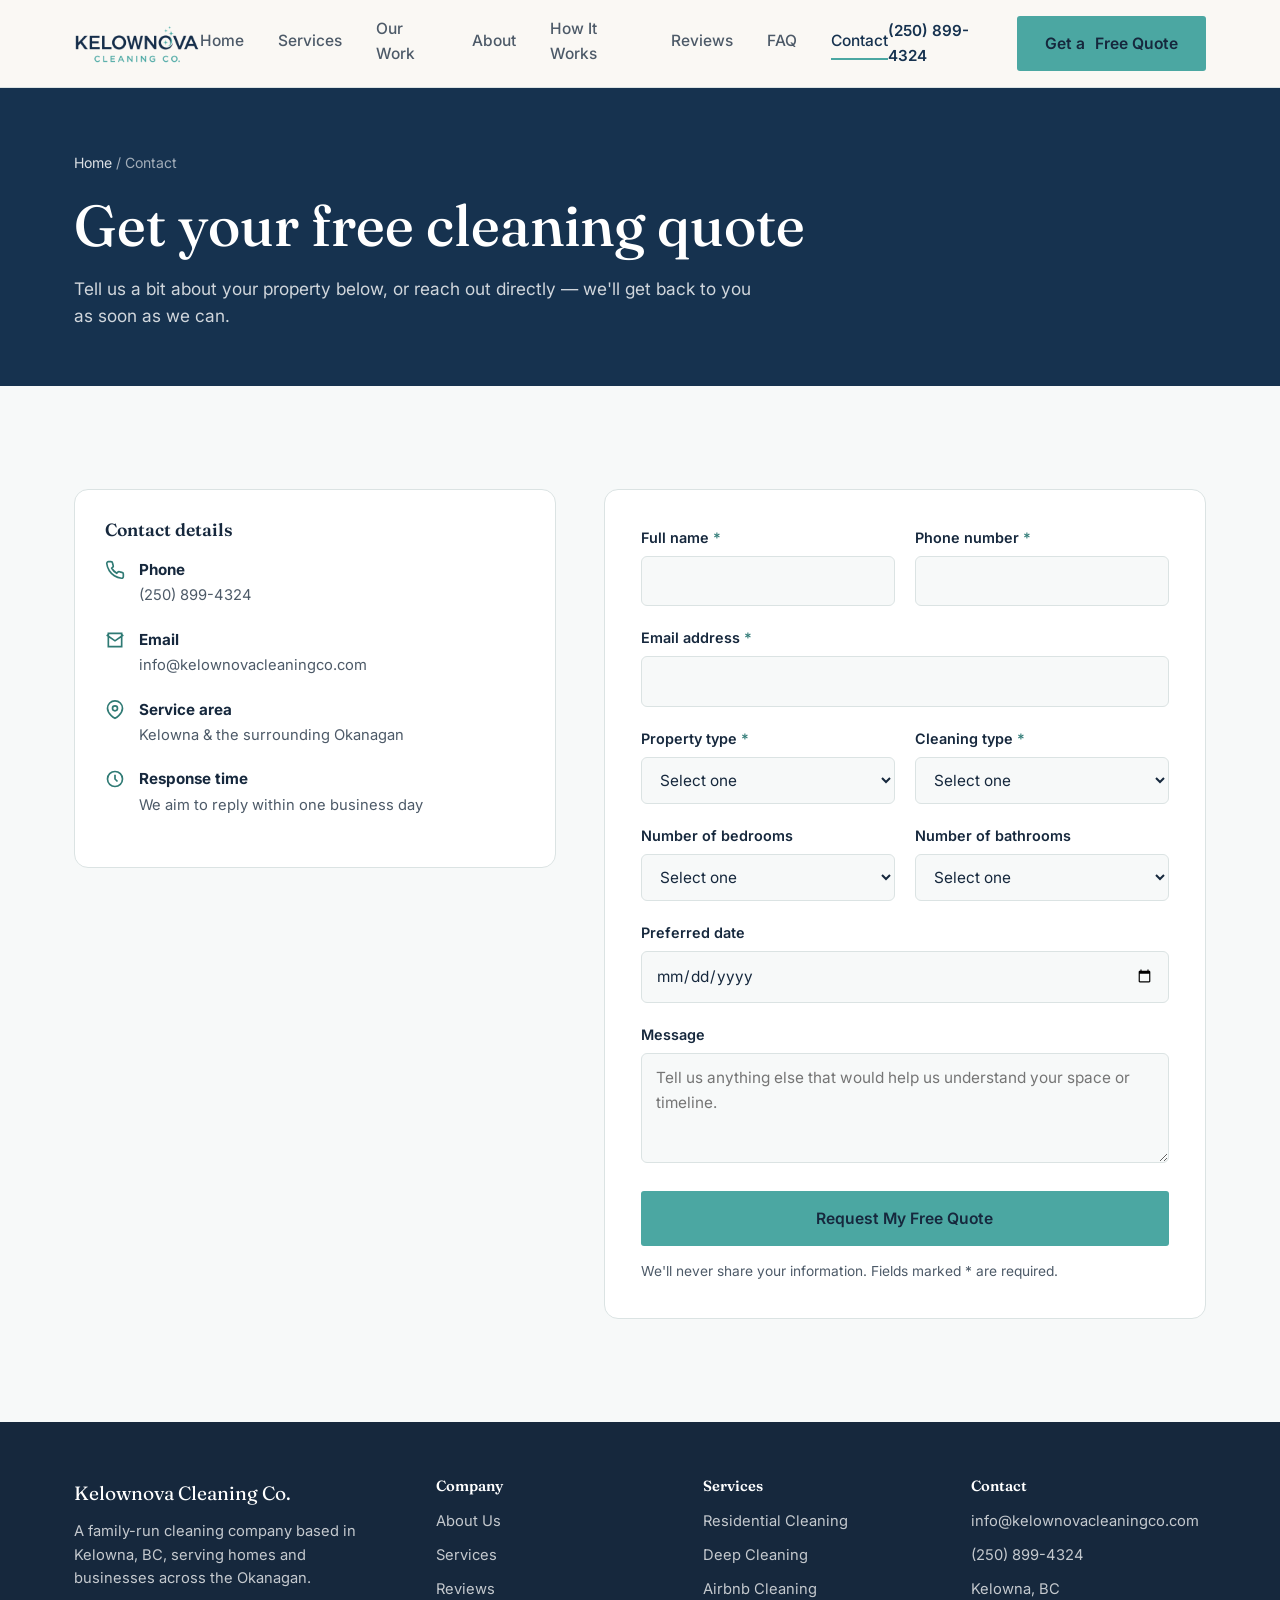
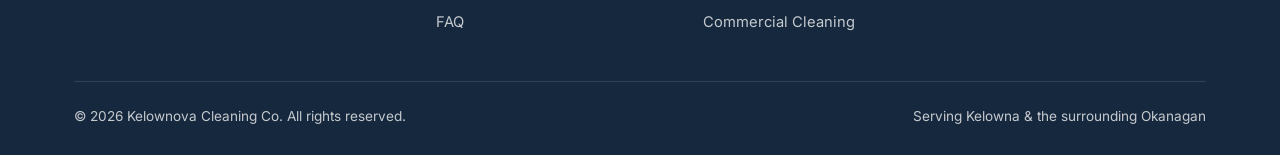
<file: contact.html>
<!DOCTYPE html>
<html lang="en-CA">
<head>
<meta charset="UTF-8">
<meta name="viewport" content="width=device-width, initial-scale=1.0">
<title>Get a Free Cleaning Quote | Kelownova Cleaning Co.</title>
<meta name="description" content="Request a free, no-obligation cleaning quote in Kelowna, BC. Tell us about your property and we'll get back to you quickly.">
<link rel="canonical" href="https://www.kelownovacleaningco.com/contact.html">

<meta property="og:type" content="website">
<meta property="og:site_name" content="Kelownova Cleaning Co.">
<meta property="og:title" content="Get a Free Cleaning Quote | Kelownova Cleaning Co.">
<meta property="og:description" content="Tell us about your property in Kelowna and we'll get back to you with a free, no-obligation quote.">
<meta property="og:url" content="https://www.kelownovacleaningco.com/contact.html">
<meta property="og:image" content="https://www.kelownovacleaningco.com/assets/og-image.jpg">
<meta property="og:locale" content="en_CA">
<meta name="twitter:card" content="summary_large_image">

<link rel="icon" type="image/png" sizes="32x32" href="assets/favicon-32.png">
<link rel="icon" type="image/png" sizes="256x256" href="assets/favicon-256.png">
<link rel="apple-touch-icon" href="assets/favicon-256.png">

<link rel="preconnect" href="https://fonts.googleapis.com">
<link rel="preconnect" href="https://fonts.gstatic.com" crossorigin>
<link href="https://fonts.googleapis.com/css2?family=Fraunces:opsz,wght@9..144,500;9..144,600&family=Inter:wght@400;500;600;700&display=swap" rel="stylesheet">
<link rel="stylesheet" href="style.css">
<script type="application/ld+json">
{
  "@context": "https://schema.org",
  "@type": "BreadcrumbList",
  "itemListElement": [
    {
      "@type": "ListItem",
      "position": 1,
      "name": "Home",
      "item": "https://www.kelownovacleaningco.com/"
    },
    {
      "@type": "ListItem",
      "position": 2,
      "name": "Contact",
      "item": "https://www.kelownovacleaningco.com/contact.html"
    }
  ]
}
</script>
</head>
<body>

<a class="skip-link" href="#main">Skip to main content</a>

<header class="site-header">
  <nav class="nav container" aria-label="Primary">
    <a href="index.html" class="brand"><img src="assets/logo.png" alt="Kelownova Cleaning Co." class="logo-img"></a>
    <button class="nav-toggle" aria-expanded="false" aria-controls="nav-links" aria-label="Toggle navigation menu">
      <span></span><span></span><span></span>
    </button>
    <div class="nav-links" id="nav-links">
      <a href="index.html">Home</a>
      <a href="services.html">Services</a>
      <a href="index.html#our-work">Our Work</a>
      <a href="about.html">About</a>
      <a href="index.html#how-it-works">How It Works</a>
      <a href="index.html#reviews">Reviews</a>
      <a href="index.html#faq">FAQ</a>
      <a href="contact.html" aria-current="page">Contact</a>
    </div>
    <div class="nav-cta">
      <span class="nav-phone">(250) 899-4324</span>
      <a href="contact.html" class="btn btn-primary"><span class="btn-text-full">Get a</span> Free Quote</a>
    </div>
  </nav>
</header>

<main id="main">

  <div class="page-hero">
    <div class="container">
      <div class="breadcrumb"><a href="index.html">Home</a> / Contact</div>
      <h1>Get your free cleaning quote</h1>
      <p>Tell us a bit about your property below, or reach out directly &mdash; we'll get back to you as soon as we can.</p>
    </div>
  </div>

  <section class="bg-cream">
    <div class="container">
      <div class="contact-wrap">

        <div class="reveal">
          <div class="contact-info-card">
            <h3>Contact details</h3>
            <div class="contact-info-row">
              <svg width="20" height="20" viewBox="0 0 24 24" fill="none" stroke="currentColor" stroke-width="2"><path d="M22 16.92v3a2 2 0 01-2.18 2 19.79 19.79 0 01-8.63-3.07 19.5 19.5 0 01-6-6 19.79 19.79 0 01-3.07-8.67A2 2 0 014.11 2h3a2 2 0 012 1.72c.127.96.361 1.903.7 2.81a2 2 0 01-.45 2.11L8.09 9.91a16 16 0 006 6l1.27-1.27a2 2 0 012.11-.45c.907.339 1.85.573 2.81.7A2 2 0 0122 16.92z"/></svg>
              <div>
                <strong>Phone</strong>
                <a href="tel:+12508994324">(250) 899-4324</a>
              </div>
            </div>
            <div class="contact-info-row">
              <svg width="20" height="20" viewBox="0 0 24 24" fill="none" stroke="currentColor" stroke-width="2"><path d="M4 4h16v16H4zM22 6l-10 7L2 6"/></svg>
              <div>
                <strong>Email</strong>
                <a href="mailto:info@kelownovacleaningco.com">info@kelownovacleaningco.com</a>
              </div>
            </div>
            <div class="contact-info-row">
              <svg width="20" height="20" viewBox="0 0 24 24" fill="none" stroke="currentColor" stroke-width="2"><path d="M21 10c0 7-9 12-9 12s-9-5-9-12a9 9 0 0118 0z"/><circle cx="12" cy="10" r="3"/></svg>
              <div>
                <strong>Service area</strong>
                <span>Kelowna &amp; the surrounding Okanagan</span>
              </div>
            </div>
            <div class="contact-info-row">
              <svg width="20" height="20" viewBox="0 0 24 24" fill="none" stroke="currentColor" stroke-width="2"><circle cx="12" cy="12" r="9"/><path d="M12 7v5l3 3"/></svg>
              <div>
                <strong>Response time</strong>
                <span>We aim to reply within one business day</span>
              </div>
            </div>
          </div>
        </div>

        <div class="reveal">
          <form class="quote-form" id="quote-form" action="https://formspree.io/f/mnpqkznj" method="POST">            <div class="form-row">
              <div class="form-field">
                <label for="name">Full name <span class="req">*</span></label>
                <input type="text" id="name" name="name" required autocomplete="name">
              </div>
              <div class="form-field">
                <label for="phone">Phone number <span class="req">*</span></label>
                <input type="tel" id="phone" name="phone" required autocomplete="tel">
              </div>
            </div>

            <div class="form-field">
              <label for="email">Email address <span class="req">*</span></label>
              <input type="email" id="email" name="email" required autocomplete="email">
            </div>

            <div class="form-row">
              <div class="form-field">
                <label for="property-type">Property type <span class="req">*</span></label>
                <select id="property-type" name="property_type" required>
                  <option value="" disabled selected>Select one</option>
                  <option value="house">House</option>
                  <option value="condo">Condo / Apartment</option>
                  <option value="townhouse">Townhouse</option>
                  <option value="office">Office</option>
                  <option value="retail">Retail / Commercial</option>
                  <option value="rental">Short-Term Rental (Airbnb)</option>
                  <option value="other">Other</option>
                </select>
              </div>
              <div class="form-field">
                <label for="cleaning-type">Cleaning type <span class="req">*</span></label>
                <select id="cleaning-type" name="cleaning_type" required>
                  <option value="" disabled selected>Select one</option>
                  <option value="residential">Residential Cleaning</option>
                  <option value="deep">Deep Cleaning</option>
                  <option value="move">Move-In / Move-Out</option>
                  <option value="airbnb">Airbnb / Short-Term Rental</option>
                  <option value="commercial">Commercial Cleaning</option>
                  <option value="office">Office Cleaning</option>
                  <option value="post-construction">Post-Construction</option>
                  <option value="recurring">Recurring Cleaning</option>
                </select>
              </div>
            </div>

            <div class="form-row">
              <div class="form-field">
                <label for="bedrooms">Number of bedrooms</label>
                <select id="bedrooms" name="bedrooms">
                  <option value="">Select one</option>
                  <option value="studio">Studio</option>
                  <option value="1">1</option>
                  <option value="2">2</option>
                  <option value="3">3</option>
                  <option value="4">4</option>
                  <option value="5+">5+</option>
                </select>
              </div>
              <div class="form-field">
                <label for="bathrooms">Number of bathrooms</label>
                <select id="bathrooms" name="bathrooms">
                  <option value="">Select one</option>
                  <option value="1">1</option>
                  <option value="1.5">1.5</option>
                  <option value="2">2</option>
                  <option value="2.5">2.5</option>
                  <option value="3+">3+</option>
                </select>
              </div>
            </div>

            <div class="form-field">
              <label for="preferred-date">Preferred date</label>
              <input type="date" id="preferred-date" name="preferred_date">
            </div>

            <div class="form-field">
              <label for="message">Message</label>
              <textarea id="message" name="message" placeholder="Tell us anything else that would help us understand your space or timeline."></textarea>
            </div>

            <button type="submit" class="btn btn-primary btn-block">Request My Free Quote</button>

            <div class="form-status" id="form-status" role="status" aria-live="polite"></div>

            <p class="form-note">We'll never share your information. Fields marked <span class="req">*</span> are required.</p>
          </form>
        </div>

      </div>
    </div>
  </section>

</main>

<footer class="site-footer">
  <div class="container">
    <div class="footer-grid">
      <div>
        <div class="footer-brand">Kelownova Cleaning Co.</div>
        <p style="max-width:32ch; font-size:0.92rem;">A family-run cleaning company based in Kelowna, BC, serving homes and businesses across the Okanagan.</p>
      </div>
      <div>
        <h4>Company</h4>
        <ul>
          <li><a href="about.html">About Us</a></li>
          <li><a href="services.html">Services</a></li>
          <li><a href="index.html#reviews">Reviews</a></li>
          <li><a href="index.html#faq">FAQ</a></li>
        </ul>
      </div>
      <div>
        <h4>Services</h4>
        <ul>
          <li><a href="services.html#residential">Residential Cleaning</a></li>
          <li><a href="services.html#deep-cleaning">Deep Cleaning</a></li>
          <li><a href="services.html#airbnb">Airbnb Cleaning</a></li>
          <li><a href="services.html#commercial">Commercial Cleaning</a></li>
        </ul>
      </div>
      <div>
        <h4>Contact</h4>
        <ul>
          <li><a href="mailto:info@kelownovacleaningco.com">info@kelownovacleaningco.com</a></li>
          <li><a href="tel:+12508994324">(250) 899-4324</a></li>
          <li>Kelowna, BC</li>
        </ul>
      </div>
    </div>
    <div class="footer-bottom">
      <span>&copy; <span id="year"></span> Kelownova Cleaning Co. All rights reserved.</span>
      <span>Serving Kelowna &amp; the surrounding Okanagan</span>
    </div>
  </div>
</footer>

<script src="script.js"></script>
</body>
</html>
</file>
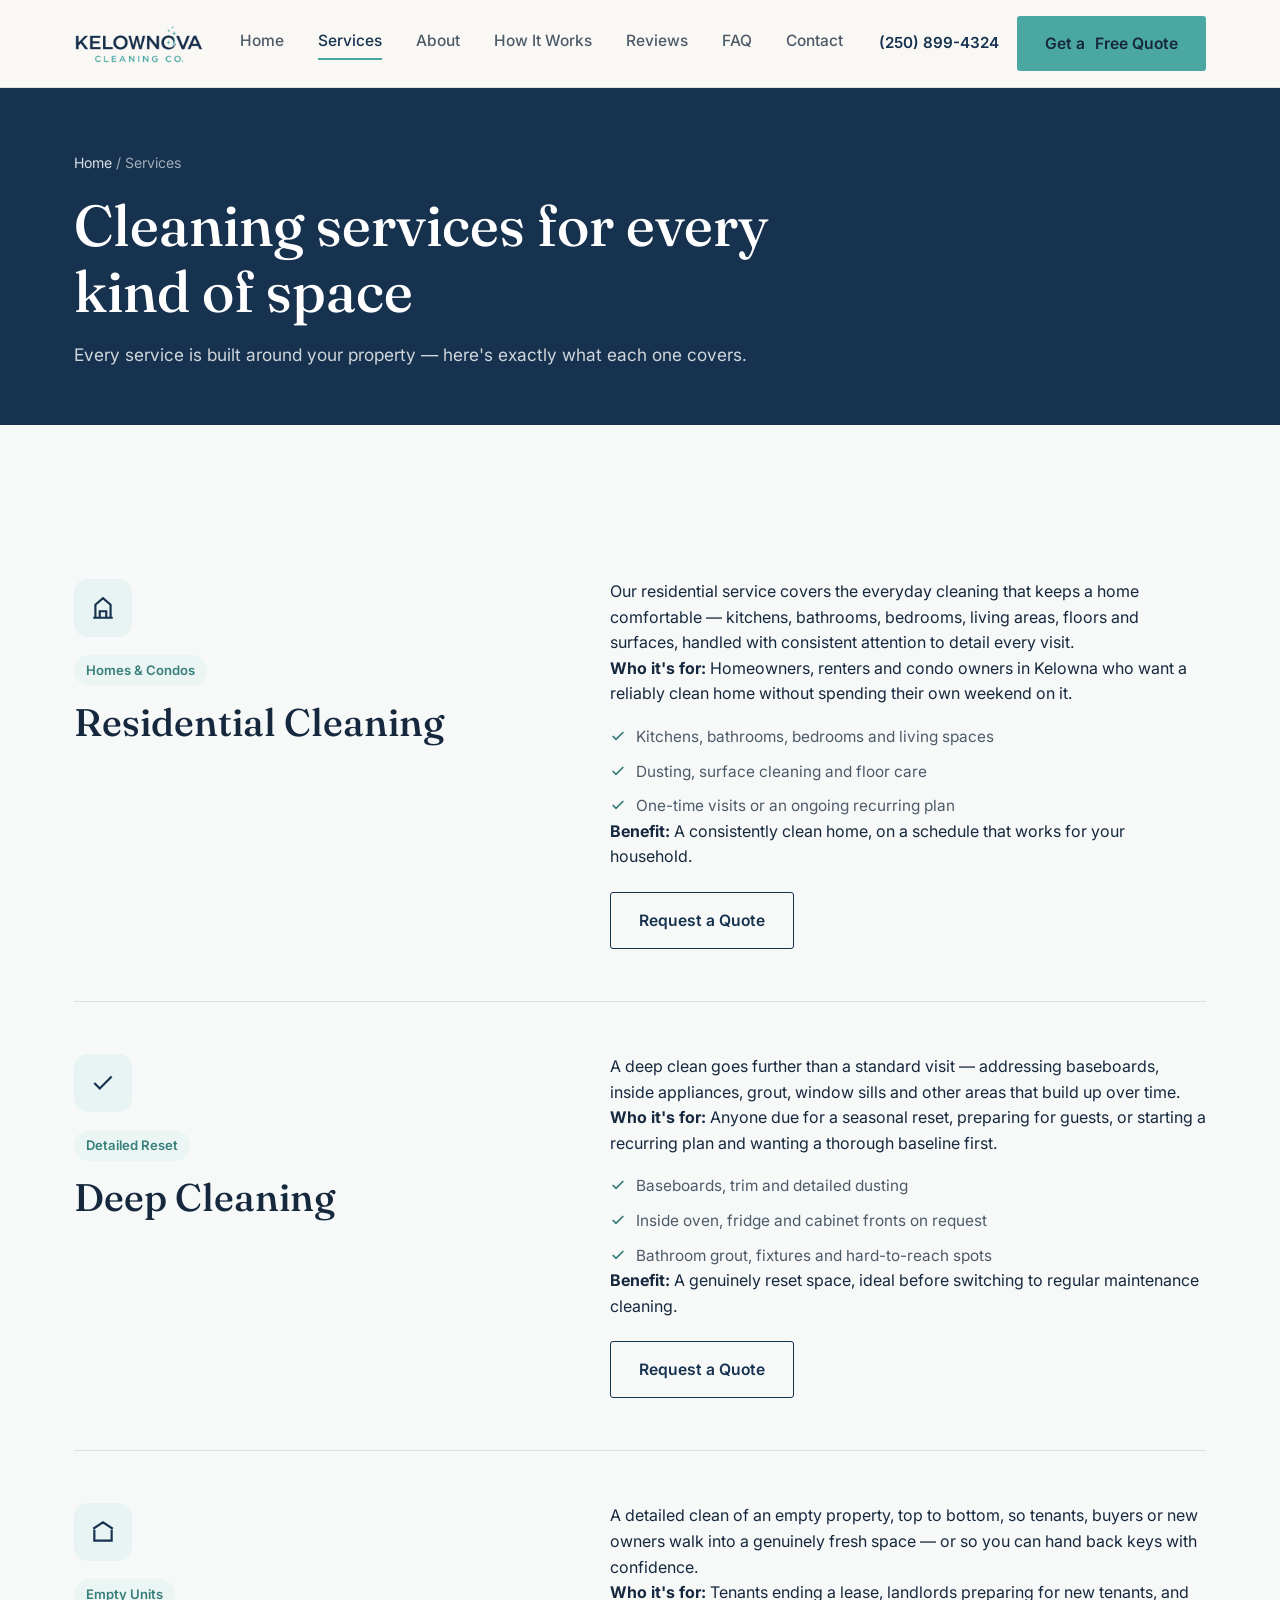
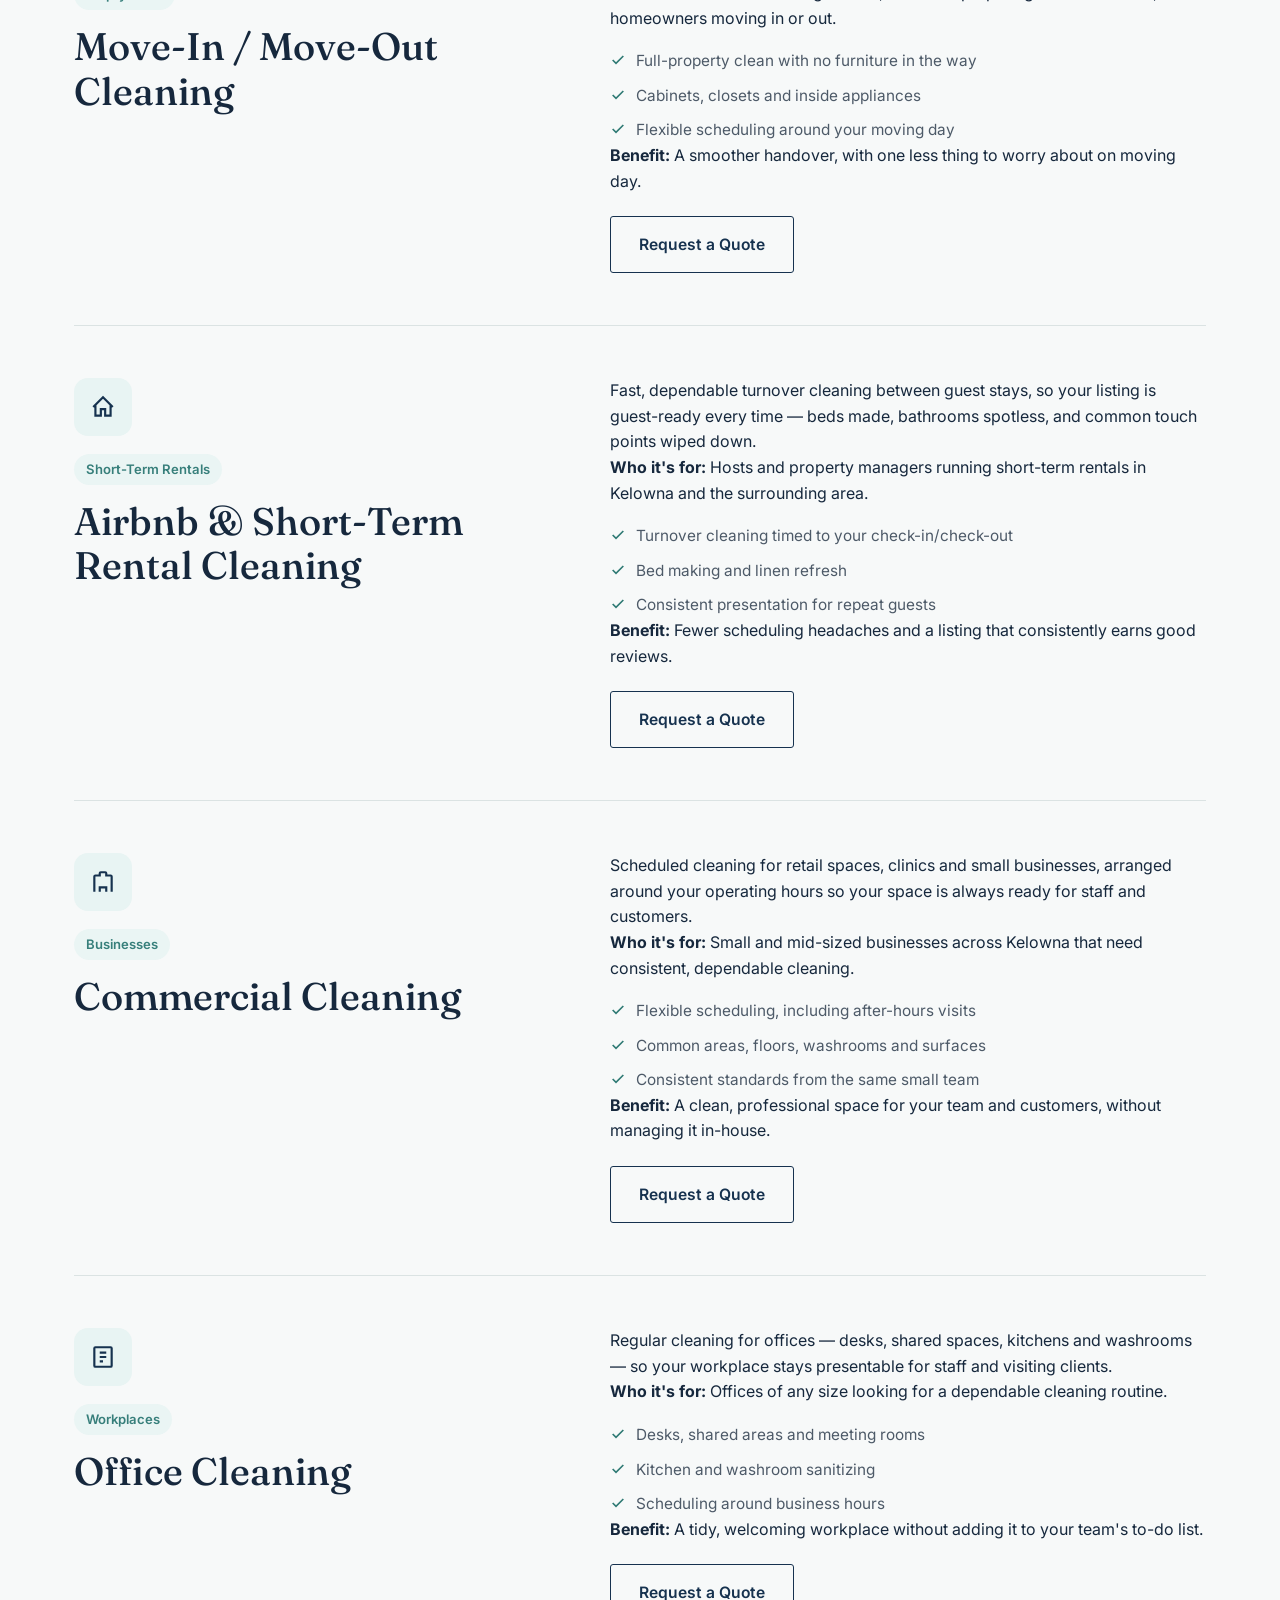
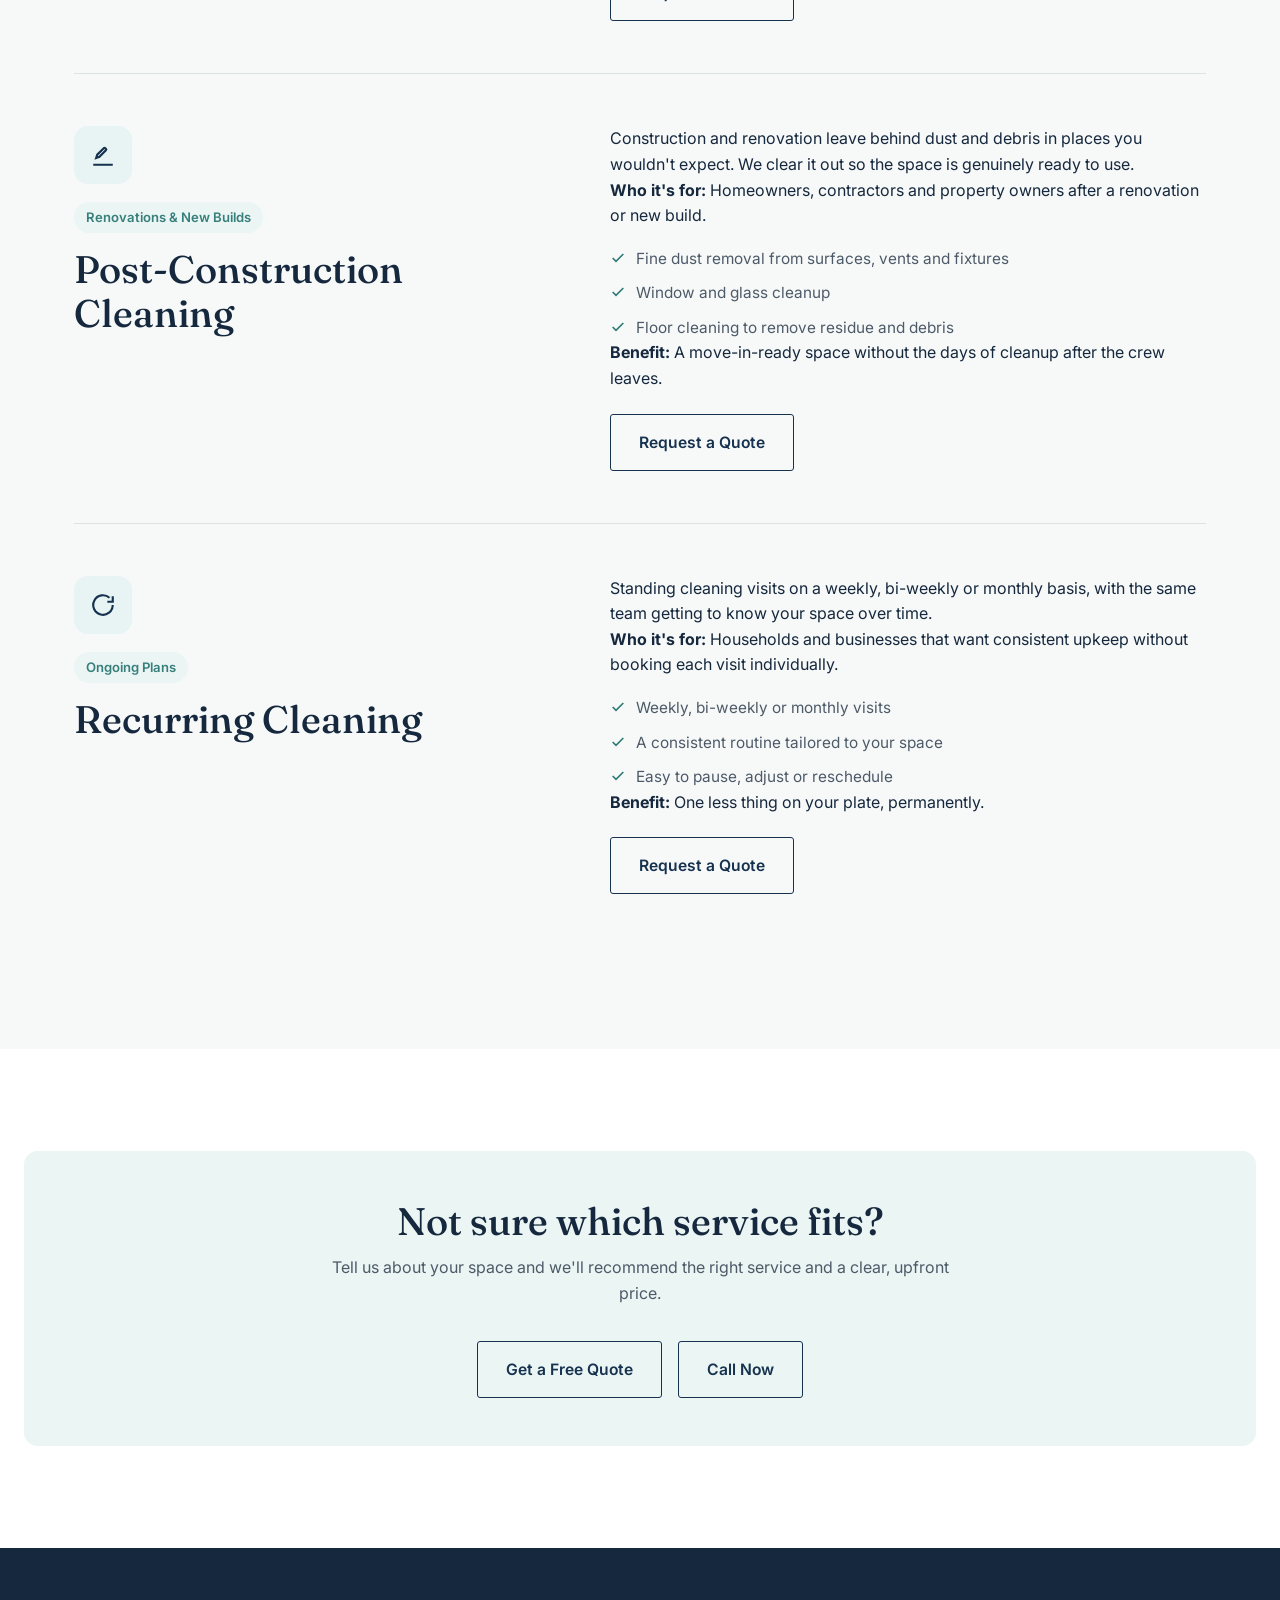
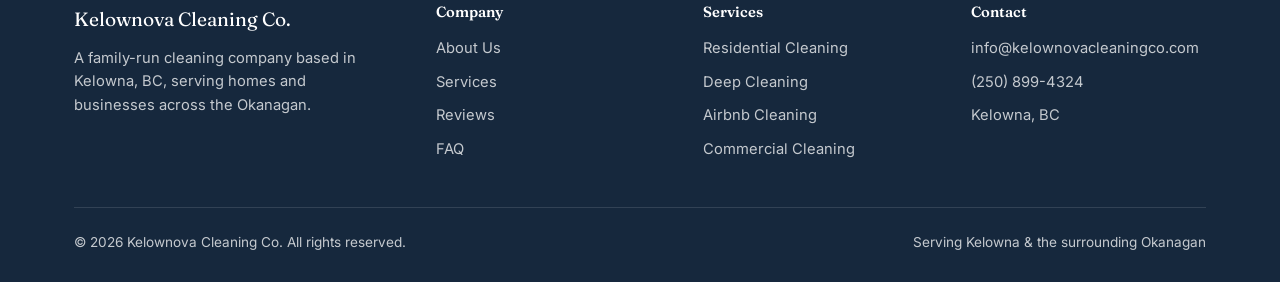
<file: services.html>
<!DOCTYPE html>
<html lang="en-CA">
<head>
<meta charset="UTF-8">
<meta name="viewport" content="width=device-width, initial-scale=1.0">
<title>Cleaning Services in Kelowna | Residential, Commercial &amp; More | Kelownova</title>
<meta name="description" content="Explore Kelownova Cleaning Co.'s full range of services in Kelowna: residential, deep, move-in/move-out, Airbnb, commercial, office, post-construction and recurring cleaning.">
<link rel="canonical" href="https://www.kelownovacleaningco.com/services.html">

<meta property="og:type" content="website">
<meta property="og:site_name" content="Kelownova Cleaning Co.">
<meta property="og:title" content="Cleaning Services in Kelowna | Kelownova Cleaning Co.">
<meta property="og:description" content="Residential, deep, move-out, Airbnb, commercial, office, post-construction and recurring cleaning in Kelowna, BC.">
<meta property="og:url" content="https://www.kelownovacleaningco.com/services.html">
<meta property="og:image" content="https://www.kelownovacleaningco.com/assets/og-image.jpg">
<meta property="og:locale" content="en_CA">
<meta name="twitter:card" content="summary_large_image">

<link rel="icon" type="image/png" sizes="32x32" href="assets/favicon-32.png">
<link rel="icon" type="image/png" sizes="256x256" href="assets/favicon-256.png">
<link rel="apple-touch-icon" href="assets/favicon-256.png">

<link rel="preconnect" href="https://fonts.googleapis.com">
<link rel="preconnect" href="https://fonts.gstatic.com" crossorigin>
<link href="https://fonts.googleapis.com/css2?family=Fraunces:opsz,wght@9..144,500;9..144,600&family=Inter:wght@400;500;600;700&display=swap" rel="stylesheet">
<link rel="stylesheet" href="style.css">

<script type="application/ld+json">
{
  "@context": "https://schema.org",
  "@type": "Service",
  "serviceType": "Residential and Commercial Cleaning",
  "provider": {
    "@type": "LocalBusiness",
    "name": "Kelownova Cleaning Co.",
    "areaServed": "Kelowna, BC"
  },
  "areaServed": "Kelowna, BC and surrounding Okanagan",
  "hasOfferCatalog": {
    "@type": "OfferCatalog",
    "name": "Cleaning Services",
    "itemListElement": [
      { "@type": "Offer", "itemOffered": { "@type": "Service", "name": "Residential Cleaning" } },
      { "@type": "Offer", "itemOffered": { "@type": "Service", "name": "Deep Cleaning" } },
      { "@type": "Offer", "itemOffered": { "@type": "Service", "name": "Move-In / Move-Out Cleaning" } },
      { "@type": "Offer", "itemOffered": { "@type": "Service", "name": "Airbnb / Short-Term Rental Cleaning" } },
      { "@type": "Offer", "itemOffered": { "@type": "Service", "name": "Commercial Cleaning" } },
      { "@type": "Offer", "itemOffered": { "@type": "Service", "name": "Office Cleaning" } },
      { "@type": "Offer", "itemOffered": { "@type": "Service", "name": "Post-Construction Cleaning" } },
      { "@type": "Offer", "itemOffered": { "@type": "Service", "name": "Recurring Cleaning" } }
    ]
  }
}
</script>
</head>
<body>

<a class="skip-link" href="#main">Skip to main content</a>

<header class="site-header">
  <nav class="nav container" aria-label="Primary">
    <a href="index.html" class="brand"><img src="assets/logo.png" alt="Kelownova Cleaning Co." class="logo-img"></a>
    <button class="nav-toggle" aria-expanded="false" aria-controls="nav-links" aria-label="Toggle navigation menu">
      <span></span><span></span><span></span>
    </button>
    <div class="nav-links" id="nav-links">
      <a href="index.html">Home</a>
      <a href="services.html" aria-current="page">Services</a>
      <a href="about.html">About</a>
      <a href="index.html#how-it-works">How It Works</a>
      <a href="index.html#reviews">Reviews</a>
      <a href="index.html#faq">FAQ</a>
      <a href="contact.html">Contact</a>
    </div>
    <div class="nav-cta">
      <span class="nav-phone">(250) 899-4324</span>
      <a href="contact.html" class="btn btn-primary"><span class="btn-text-full">Get a</span> Free Quote</a>
    </div>
  </nav>
</header>

<main id="main">

  <div class="page-hero">
    <div class="container">
      <div class="breadcrumb"><a href="index.html">Home</a> / Services</div>
      <h1>Cleaning services for every kind of space</h1>
      <p>Every service is built around your property &mdash; here's exactly what each one covers.</p>
    </div>
  </div>

  <section class="bg-cream">
    <div class="container">

      <article id="residential" class="service-detail reveal">
        <div>
          <div class="icon-lg"><svg width="26" height="26" viewBox="0 0 24 24" fill="none" stroke="currentColor" stroke-width="2"><path d="M3 21h18M5 21V9l7-6 7 6v12M9 21v-6h6v6"/></svg></div>
          <span class="tag">Homes &amp; Condos</span>
          <h2>Residential Cleaning</h2>
        </div>
        <div class="service-detail-body">
          <p>Our residential service covers the everyday cleaning that keeps a home comfortable &mdash; kitchens, bathrooms, bedrooms, living areas, floors and surfaces, handled with consistent attention to detail every visit.</p>
          <p><strong>Who it's for:</strong> Homeowners, renters and condo owners in Kelowna who want a reliably clean home without spending their own weekend on it.</p>
          <ul>
            <li><svg width="16" height="16" viewBox="0 0 24 24" fill="none" stroke="currentColor" stroke-width="2.5"><path d="M20 6L9 17l-5-5"/></svg>Kitchens, bathrooms, bedrooms and living spaces</li>
            <li><svg width="16" height="16" viewBox="0 0 24 24" fill="none" stroke="currentColor" stroke-width="2.5"><path d="M20 6L9 17l-5-5"/></svg>Dusting, surface cleaning and floor care</li>
            <li><svg width="16" height="16" viewBox="0 0 24 24" fill="none" stroke="currentColor" stroke-width="2.5"><path d="M20 6L9 17l-5-5"/></svg>One-time visits or an ongoing recurring plan</li>
          </ul>
          <p><strong>Benefit:</strong> A consistently clean home, on a schedule that works for your household.</p>
          <a href="contact.html" class="btn btn-outline">Request a Quote</a>
        </div>
      </article>

      <article id="deep-cleaning" class="service-detail reveal">
        <div>
          <div class="icon-lg"><svg width="26" height="26" viewBox="0 0 24 24" fill="none" stroke="currentColor" stroke-width="2"><path d="M20 6L9 17l-5-5"/></svg></div>
          <span class="tag">Detailed Reset</span>
          <h2>Deep Cleaning</h2>
        </div>
        <div class="service-detail-body">
          <p>A deep clean goes further than a standard visit &mdash; addressing baseboards, inside appliances, grout, window sills and other areas that build up over time.</p>
          <p><strong>Who it's for:</strong> Anyone due for a seasonal reset, preparing for guests, or starting a recurring plan and wanting a thorough baseline first.</p>
          <ul>
            <li><svg width="16" height="16" viewBox="0 0 24 24" fill="none" stroke="currentColor" stroke-width="2.5"><path d="M20 6L9 17l-5-5"/></svg>Baseboards, trim and detailed dusting</li>
            <li><svg width="16" height="16" viewBox="0 0 24 24" fill="none" stroke="currentColor" stroke-width="2.5"><path d="M20 6L9 17l-5-5"/></svg>Inside oven, fridge and cabinet fronts on request</li>
            <li><svg width="16" height="16" viewBox="0 0 24 24" fill="none" stroke="currentColor" stroke-width="2.5"><path d="M20 6L9 17l-5-5"/></svg>Bathroom grout, fixtures and hard-to-reach spots</li>
          </ul>
          <p><strong>Benefit:</strong> A genuinely reset space, ideal before switching to regular maintenance cleaning.</p>
          <a href="contact.html" class="btn btn-outline">Request a Quote</a>
        </div>
      </article>

      <article id="move-in-out" class="service-detail reveal">
        <div>
          <div class="icon-lg"><svg width="26" height="26" viewBox="0 0 24 24" fill="none" stroke="currentColor" stroke-width="2"><path d="M3 9l9-6 9 6M4 10v10h16V10"/></svg></div>
          <span class="tag">Empty Units</span>
          <h2>Move-In / Move-Out Cleaning</h2>
        </div>
        <div class="service-detail-body">
          <p>A detailed clean of an empty property, top to bottom, so tenants, buyers or new owners walk into a genuinely fresh space &mdash; or so you can hand back keys with confidence.</p>
          <p><strong>Who it's for:</strong> Tenants ending a lease, landlords preparing for new tenants, and homeowners moving in or out.</p>
          <ul>
            <li><svg width="16" height="16" viewBox="0 0 24 24" fill="none" stroke="currentColor" stroke-width="2.5"><path d="M20 6L9 17l-5-5"/></svg>Full-property clean with no furniture in the way</li>
            <li><svg width="16" height="16" viewBox="0 0 24 24" fill="none" stroke="currentColor" stroke-width="2.5"><path d="M20 6L9 17l-5-5"/></svg>Cabinets, closets and inside appliances</li>
            <li><svg width="16" height="16" viewBox="0 0 24 24" fill="none" stroke="currentColor" stroke-width="2.5"><path d="M20 6L9 17l-5-5"/></svg>Flexible scheduling around your moving day</li>
          </ul>
          <p><strong>Benefit:</strong> A smoother handover, with one less thing to worry about on moving day.</p>
          <a href="contact.html" class="btn btn-outline">Request a Quote</a>
        </div>
      </article>

      <article id="airbnb" class="service-detail reveal">
        <div>
          <div class="icon-lg"><svg width="26" height="26" viewBox="0 0 24 24" fill="none" stroke="currentColor" stroke-width="2"><path d="M3 12l9-9 9 9M5 10v10h5v-6h4v6h5V10"/></svg></div>
          <span class="tag">Short-Term Rentals</span>
          <h2>Airbnb &amp; Short-Term Rental Cleaning</h2>
        </div>
        <div class="service-detail-body">
          <p>Fast, dependable turnover cleaning between guest stays, so your listing is guest-ready every time &mdash; beds made, bathrooms spotless, and common touch points wiped down.</p>
          <p><strong>Who it's for:</strong> Hosts and property managers running short-term rentals in Kelowna and the surrounding area.</p>
          <ul>
            <li><svg width="16" height="16" viewBox="0 0 24 24" fill="none" stroke="currentColor" stroke-width="2.5"><path d="M20 6L9 17l-5-5"/></svg>Turnover cleaning timed to your check-in/check-out</li>
            <li><svg width="16" height="16" viewBox="0 0 24 24" fill="none" stroke="currentColor" stroke-width="2.5"><path d="M20 6L9 17l-5-5"/></svg>Bed making and linen refresh</li>
            <li><svg width="16" height="16" viewBox="0 0 24 24" fill="none" stroke="currentColor" stroke-width="2.5"><path d="M20 6L9 17l-5-5"/></svg>Consistent presentation for repeat guests</li>
          </ul>
          <p><strong>Benefit:</strong> Fewer scheduling headaches and a listing that consistently earns good reviews.</p>
          <a href="contact.html" class="btn btn-outline">Request a Quote</a>
        </div>
      </article>

      <article id="commercial" class="service-detail reveal">
        <div>
          <div class="icon-lg"><svg width="26" height="26" viewBox="0 0 24 24" fill="none" stroke="currentColor" stroke-width="2"><path d="M4 21V7a1 1 0 011-1h4V4a1 1 0 011-1h4a1 1 0 011 1v2h4a1 1 0 011 1v14M9 21v-4h6v4"/></svg></div>
          <span class="tag">Businesses</span>
          <h2>Commercial Cleaning</h2>
        </div>
        <div class="service-detail-body">
          <p>Scheduled cleaning for retail spaces, clinics and small businesses, arranged around your operating hours so your space is always ready for staff and customers.</p>
          <p><strong>Who it's for:</strong> Small and mid-sized businesses across Kelowna that need consistent, dependable cleaning.</p>
          <ul>
            <li><svg width="16" height="16" viewBox="0 0 24 24" fill="none" stroke="currentColor" stroke-width="2.5"><path d="M20 6L9 17l-5-5"/></svg>Flexible scheduling, including after-hours visits</li>
            <li><svg width="16" height="16" viewBox="0 0 24 24" fill="none" stroke="currentColor" stroke-width="2.5"><path d="M20 6L9 17l-5-5"/></svg>Common areas, floors, washrooms and surfaces</li>
            <li><svg width="16" height="16" viewBox="0 0 24 24" fill="none" stroke="currentColor" stroke-width="2.5"><path d="M20 6L9 17l-5-5"/></svg>Consistent standards from the same small team</li>
          </ul>
          <p><strong>Benefit:</strong> A clean, professional space for your team and customers, without managing it in-house.</p>
          <a href="contact.html" class="btn btn-outline">Request a Quote</a>
        </div>
      </article>

      <article id="office" class="service-detail reveal">
        <div>
          <div class="icon-lg"><svg width="26" height="26" viewBox="0 0 24 24" fill="none" stroke="currentColor" stroke-width="2"><rect x="4" y="3" width="16" height="18" rx="1"/><path d="M9 8h6M9 12h6M9 16h3"/></svg></div>
          <span class="tag">Workplaces</span>
          <h2>Office Cleaning</h2>
        </div>
        <div class="service-detail-body">
          <p>Regular cleaning for offices &mdash; desks, shared spaces, kitchens and washrooms &mdash; so your workplace stays presentable for staff and visiting clients.</p>
          <p><strong>Who it's for:</strong> Offices of any size looking for a dependable cleaning routine.</p>
          <ul>
            <li><svg width="16" height="16" viewBox="0 0 24 24" fill="none" stroke="currentColor" stroke-width="2.5"><path d="M20 6L9 17l-5-5"/></svg>Desks, shared areas and meeting rooms</li>
            <li><svg width="16" height="16" viewBox="0 0 24 24" fill="none" stroke="currentColor" stroke-width="2.5"><path d="M20 6L9 17l-5-5"/></svg>Kitchen and washroom sanitizing</li>
            <li><svg width="16" height="16" viewBox="0 0 24 24" fill="none" stroke="currentColor" stroke-width="2.5"><path d="M20 6L9 17l-5-5"/></svg>Scheduling around business hours</li>
          </ul>
          <p><strong>Benefit:</strong> A tidy, welcoming workplace without adding it to your team's to-do list.</p>
          <a href="contact.html" class="btn btn-outline">Request a Quote</a>
        </div>
      </article>

      <article id="post-construction" class="service-detail reveal">
        <div>
          <div class="icon-lg"><svg width="26" height="26" viewBox="0 0 24 24" fill="none" stroke="currentColor" stroke-width="2"><path d="M14.7 6.3a1 1 0 010 1.4l-6 6-3 1 1-3 6-6a1 1 0 011.4 0zM3 21h18"/></svg></div>
          <span class="tag">Renovations &amp; New Builds</span>
          <h2>Post-Construction Cleaning</h2>
        </div>
        <div class="service-detail-body">
          <p>Construction and renovation leave behind dust and debris in places you wouldn't expect. We clear it out so the space is genuinely ready to use.</p>
          <p><strong>Who it's for:</strong> Homeowners, contractors and property owners after a renovation or new build.</p>
          <ul>
            <li><svg width="16" height="16" viewBox="0 0 24 24" fill="none" stroke="currentColor" stroke-width="2.5"><path d="M20 6L9 17l-5-5"/></svg>Fine dust removal from surfaces, vents and fixtures</li>
            <li><svg width="16" height="16" viewBox="0 0 24 24" fill="none" stroke="currentColor" stroke-width="2.5"><path d="M20 6L9 17l-5-5"/></svg>Window and glass cleanup</li>
            <li><svg width="16" height="16" viewBox="0 0 24 24" fill="none" stroke="currentColor" stroke-width="2.5"><path d="M20 6L9 17l-5-5"/></svg>Floor cleaning to remove residue and debris</li>
          </ul>
          <p><strong>Benefit:</strong> A move-in-ready space without the days of cleanup after the crew leaves.</p>
          <a href="contact.html" class="btn btn-outline">Request a Quote</a>
        </div>
      </article>

      <article id="recurring" class="service-detail reveal">
        <div>
          <div class="icon-lg"><svg width="26" height="26" viewBox="0 0 24 24" fill="none" stroke="currentColor" stroke-width="2"><path d="M21 12a9 9 0 11-3-6.7M21 4v5h-5"/></svg></div>
          <span class="tag">Ongoing Plans</span>
          <h2>Recurring Cleaning</h2>
        </div>
        <div class="service-detail-body">
          <p>Standing cleaning visits on a weekly, bi-weekly or monthly basis, with the same team getting to know your space over time.</p>
          <p><strong>Who it's for:</strong> Households and businesses that want consistent upkeep without booking each visit individually.</p>
          <ul>
            <li><svg width="16" height="16" viewBox="0 0 24 24" fill="none" stroke="currentColor" stroke-width="2.5"><path d="M20 6L9 17l-5-5"/></svg>Weekly, bi-weekly or monthly visits</li>
            <li><svg width="16" height="16" viewBox="0 0 24 24" fill="none" stroke="currentColor" stroke-width="2.5"><path d="M20 6L9 17l-5-5"/></svg>A consistent routine tailored to your space</li>
            <li><svg width="16" height="16" viewBox="0 0 24 24" fill="none" stroke="currentColor" stroke-width="2.5"><path d="M20 6L9 17l-5-5"/></svg>Easy to pause, adjust or reschedule</li>
          </ul>
          <p><strong>Benefit:</strong> One less thing on your plate, permanently.</p>
          <a href="contact.html" class="btn btn-outline">Request a Quote</a>
        </div>
      </article>

    </div>
  </section>

  <section class="bg-paper">
    <div class="cta-banner reveal">
      <h2>Not sure which service fits?</h2>
      <p>Tell us about your space and we'll recommend the right service and a clear, upfront price.</p>
      <div class="hero-actions">
        <a href="contact.html" class="btn btn-outline">Get a Free Quote</a>
        <a href="tel:+12508994324" class="btn btn-outline">Call Now</a>
      </div>
    </div>
  </section>

</main>

<footer class="site-footer">
  <div class="container">
    <div class="footer-grid">
      <div>
        <div class="footer-brand">Kelownova Cleaning Co.</div>
        <p style="max-width:32ch; font-size:0.92rem;">A family-run cleaning company based in Kelowna, BC, serving homes and businesses across the Okanagan.</p>
      </div>
      <div>
        <h4>Company</h4>
        <ul>
          <li><a href="about.html">About Us</a></li>
          <li><a href="services.html">Services</a></li>
          <li><a href="index.html#reviews">Reviews</a></li>
          <li><a href="index.html#faq">FAQ</a></li>
        </ul>
      </div>
      <div>
        <h4>Services</h4>
        <ul>
          <li><a href="services.html#residential">Residential Cleaning</a></li>
          <li><a href="services.html#deep-cleaning">Deep Cleaning</a></li>
          <li><a href="services.html#airbnb">Airbnb Cleaning</a></li>
          <li><a href="services.html#commercial">Commercial Cleaning</a></li>
        </ul>
      </div>
      <div>
        <h4>Contact</h4>
        <ul>
          <li><a href="mailto:info@kelownovacleaningco.com">info@kelownovacleaningco.com</a></li>
          <li><a href="tel:+12508994324">(250) 899-4324</a></li>
          <li>Kelowna, BC</li>
        </ul>
      </div>
    </div>
    <div class="footer-bottom">
      <span>&copy; <span id="year"></span> Kelownova Cleaning Co. All rights reserved.</span>
      <span>Serving Kelowna &amp; the surrounding Okanagan</span>
    </div>
  </div>
</footer>

<script src="script.js"></script>
</body>
</html>
</file>
<file: style.css>
/* ============================================================
   Kelownova Cleaning Co. — Stylesheet
   Design language: Okanagan lake + orchard, warm and grounded.
   Fonts: Fraunces (display) / Inter (body & UI)
   ============================================================ */

/* ---------- Reset ---------- */
*,
*::before,
*::after {
  box-sizing: border-box;
}

html {
  scroll-behavior: smooth;
}

@media (prefers-reduced-motion: reduce) {
  html {
    scroll-behavior: auto;
  }
  *,
  *::before,
  *::after {
    animation-duration: 0.01ms !important;
    animation-iteration-count: 1 !important;
    transition-duration: 0.01ms !important;
    scroll-behavior: auto !important;
  }
}

body,
h1, h2, h3, h4, p, ul, ol, figure {
  margin: 0;
}

ul, ol {
  padding: 0;
  list-style: none;
}

img {
  max-width: 100%;
  display: block;
}

a {
  color: inherit;
  text-decoration: none;
}

button {
  font: inherit;
  cursor: pointer;
  border: none;
  background: none;
}

input, select, textarea {
  font: inherit;
  color: inherit;
}

/* ---------- Tokens ---------- */
:root {
  --cream: #f7f9f9;
  --paper: #ffffff;
  --ink: #16283d;
  --ink-soft: #4d5a68;
  --lake: #2f7a74;
  --lake-dark: #16324f;
  --lake-tint: #e8f4f3;
  --gold: #4ba7a2;
  --gold-dark: #377f7b;
  --gold-tint: #eaf5f4;
  --sage: #edf4f3;
  --line: #dbe3e3;
  --shadow: 0 20px 40px -24px rgba(15, 30, 45, 0.35);

  --font-display: "Fraunces", Georgia, serif;
  --font-body: "Inter", -apple-system, BlinkMacSystemFont, "Segoe UI", sans-serif;

  --max: 1180px;
  --radius: 6px;
  --radius-lg: 14px;
}

/* ---------- Base ---------- */
body {
  font-family: var(--font-body);
  color: var(--ink);
  background: var(--cream);
  line-height: 1.6;
  -webkit-font-smoothing: antialiased;
}

h1, h2, h3, h4 {
  font-family: var(--font-display);
  color: var(--ink);
  line-height: 1.15;
  font-weight: 600;
}

h1 { font-size: clamp(2.3rem, 4.5vw, 3.6rem); font-weight: 500; }
h2 { font-size: clamp(1.8rem, 3vw, 2.5rem); font-weight: 500; }
h3 { font-size: 1.35rem; }

p {
  max-width: 62ch;
}

.container {
  width: 100%;
  max-width: var(--max);
  margin-inline: auto;
  padding-inline: 24px;
}

section {
  padding-block: clamp(56px, 8vw, 104px);
}

.section-head {
  max-width: 640px;
  margin-bottom: 44px;
}

.section-head p {
  color: var(--ink-soft);
  font-size: 1.08rem;
  margin-top: 14px;
}

.section-head.center {
  margin-inline: auto;
  text-align: center;
}

/* Skip link */
.skip-link {
  position: absolute;
  left: -999px;
  top: auto;
  background: var(--lake-dark);
  color: #fff;
  padding: 12px 20px;
  border-radius: var(--radius);
  z-index: 200;
}

.skip-link:focus {
  left: 24px;
  top: 24px;
}

/* Focus visibility */
a:focus-visible,
button:focus-visible,
input:focus-visible,
select:focus-visible,
textarea:focus-visible,
summary:focus-visible {
  outline: 2.5px solid var(--gold-dark);
  outline-offset: 3px;
  border-radius: 3px;
}

/* ---------- Buttons ---------- */
.btn {
  display: inline-flex;
  align-items: center;
  gap: 10px;
  padding: 15px 28px;
  border-radius: 3px;
  font-weight: 600;
  font-size: 0.98rem;
  transition: transform 0.18s ease, box-shadow 0.18s ease, background 0.18s ease;
  white-space: nowrap;
}

.btn-primary {
  background: var(--gold);
  color: var(--ink);
}

.btn-primary:hover {
  background: var(--gold-dark);
  color: #ffffff;
  transform: translateY(-1px);
}

.btn-secondary {
  background: transparent;
  color: var(--paper);
  border: 1.5px solid rgba(255, 255, 255, 0.55);
}

.btn-secondary:hover {
  background: rgba(255, 255, 255, 0.12);
}

.btn-outline {
  background: transparent;
  color: var(--lake-dark);
  border: 1.5px solid var(--lake-dark);
}

.btn-outline:hover {
  background: var(--lake-dark);
  color: #fff;
}

.btn-block {
  width: 100%;
  justify-content: center;
}

/* ---------- Header ---------- */
.site-header {
  position: sticky;
  top: 0;
  z-index: 100;
  background: rgba(250, 248, 243, 0.92);
  backdrop-filter: blur(8px);
  border-bottom: 1px solid var(--line);
}

.nav {
  display: flex;
  align-items: center;
  justify-content: space-between;
  padding-block: 16px;
}

.brand {
  display: flex;
  align-items: center;
}

.logo-img {
  height: 34px;
  width: auto;
  display: block;
}

@media (min-width: 480px) {
  .logo-img { height: 40px; }
}

.nav-links {
  display: flex;
  align-items: center;
  gap: 34px;
}

.nav-links a {
  font-size: 0.97rem;
  font-weight: 500;
  color: var(--ink-soft);
  position: relative;
  padding-bottom: 4px;
}

.nav-links a:hover,
.nav-links a[aria-current="page"] {
  color: var(--lake-dark);
}

.nav-links a[aria-current="page"]::after {
  content: "";
  position: absolute;
  left: 0;
  right: 0;
  bottom: -2px;
  height: 2px;
  background: var(--gold);
}

.nav-cta {
  display: flex;
  align-items: center;
  gap: 18px;
}

.nav-phone {
  display: none;
  font-weight: 600;
  color: var(--lake-dark);
  font-size: 0.95rem;
}

.nav-toggle {
  display: none;
  flex-direction: column;
  gap: 5px;
  padding: 8px;
}

.nav-toggle span {
  width: 24px;
  height: 2px;
  background: var(--ink);
  transition: transform 0.2s ease, opacity 0.2s ease;
}

.nav-toggle[aria-expanded="true"] span:nth-child(1) {
  transform: translateY(7px) rotate(45deg);
}
.nav-toggle[aria-expanded="true"] span:nth-child(2) {
  opacity: 0;
}
.nav-toggle[aria-expanded="true"] span:nth-child(3) {
  transform: translateY(-7px) rotate(-45deg);
}

@media (min-width: 860px) {
  .nav-phone { display: block; }
}

@media (max-width: 859px) {
  .nav-toggle { display: flex; }

  .nav-links {
    position: fixed;
    inset: 65px 0 0 0;
    background: var(--cream);
    flex-direction: column;
    justify-content: flex-start;
    align-items: flex-start;
    padding: 32px 28px;
    gap: 22px;
    transform: translateX(100%);
    transition: transform 0.28s ease;
    overflow-y: auto;
  }

  .nav-links.open {
    transform: translateX(0);
  }

  .nav-links a {
    font-size: 1.15rem;
  }

  .nav-cta .btn span.btn-text-full { display: none; }
}

/* ---------- Hero ---------- */
.hero {
  background: var(--lake-dark);
  color: #fff;
  position: relative;
  overflow: hidden;
}

.hero .container {
  display: grid;
  grid-template-columns: 1.1fr 0.9fr;
  gap: 48px;
  align-items: center;
  padding-block: clamp(56px, 9vw, 110px);
}

.hero-eyebrow {
  color: var(--gold);
  font-weight: 600;
  font-size: 0.95rem;
  margin-bottom: 18px;
  display: block;
}

.hero h1 {
  color: #fff;
}

.hero-lede {
  color: rgba(255, 255, 255, 0.82);
  font-size: 1.15rem;
  margin-top: 22px;
  max-width: 46ch;
}

.hero-actions {
  display: flex;
  flex-wrap: wrap;
  gap: 16px;
  margin-top: 34px;
}

.hero-trust {
  display: flex;
  gap: 28px;
  margin-top: 46px;
  flex-wrap: wrap;
}

.hero-trust div {
  border-left: 2px solid rgba(255, 255, 255, 0.25);
  padding-left: 14px;
}

.hero-trust strong {
  display: block;
  font-family: var(--font-display);
  font-size: 1.15rem;
  color: var(--gold);
}

.hero-trust span {
  font-size: 0.88rem;
  color: rgba(255, 255, 255, 0.7);
}

.hero-art {
  position: relative;
  display: flex;
  justify-content: center;
}

.hero-photo-frame {
  position: relative;
  max-width: 360px;
  width: 100%;
  border-radius: 20px;
  overflow: hidden;
  box-shadow: 0 30px 60px -20px rgba(0, 0, 0, 0.45);
  border: 1px solid rgba(255, 255, 255, 0.12);
}

.hero-photo-frame img {
  width: 100%;
  height: auto;
  display: block;
}

.hero-sparkle {
  position: absolute;
  top: -22px;
  right: -22px;
  width: 64px;
  height: 64px;
  filter: drop-shadow(0 6px 14px rgba(0, 0, 0, 0.35));
}

.hero-badge {
  position: absolute;
  left: 16px;
  bottom: 16px;
  background: rgba(22, 40, 61, 0.88);
  backdrop-filter: blur(4px);
  color: #fff;
  font-size: 0.82rem;
  font-weight: 600;
  padding: 9px 16px;
  border-radius: 999px;
  display: flex;
  align-items: center;
  gap: 6px;
  border: 1px solid rgba(255, 255, 255, 0.18);
}

.hero-badge span {
  color: var(--gold);
}

@media (max-width: 900px) {
  .hero-photo-frame {
    max-width: 300px;
    margin-inline: auto;
  }
}

@media (max-width: 900px) {
  .hero .container {
    grid-template-columns: 1fr;
  }
  .hero-art {
    order: -1;
    max-width: 340px;
    margin-inline: auto;
  }
}

/* ---------- Trust bar ---------- */
.trust-bar {
  background: var(--paper);
  border-bottom: 1px solid var(--line);
  padding-block: 26px;
}

.trust-bar .container {
  display: flex;
  flex-wrap: wrap;
  gap: 20px 40px;
  justify-content: space-between;
  align-items: center;
}

.trust-item {
  display: flex;
  align-items: center;
  gap: 10px;
  font-size: 0.93rem;
  color: var(--ink-soft);
  font-weight: 500;
}

.trust-item svg {
  color: var(--lake);
  flex-shrink: 0;
}

/* ---------- Cards / grids ---------- */
.grid-3 {
  display: grid;
  grid-template-columns: repeat(3, 1fr);
  gap: 26px;
}

.grid-2 {
  display: grid;
  grid-template-columns: repeat(2, 1fr);
  gap: 26px;
}

@media (max-width: 860px) {
  .grid-3 { grid-template-columns: 1fr 1fr; }
}
@media (max-width: 600px) {
  .grid-3, .grid-2 { grid-template-columns: 1fr; }
}

.service-card {
  background: var(--paper);
  border: 1px solid var(--line);
  border-radius: var(--radius-lg);
  padding: 30px 26px;
  transition: border-color 0.2s ease, transform 0.2s ease;
}

.service-card:hover {
  border-color: var(--lake);
  transform: translateY(-3px);
}

.service-card .icon {
  width: 46px;
  height: 46px;
  border-radius: 10px;
  background: var(--lake-tint);
  color: var(--lake-dark);
  display: flex;
  align-items: center;
  justify-content: center;
  margin-bottom: 18px;
}

.service-card h3 {
  margin-bottom: 10px;
  font-size: 1.2rem;
}

.service-card p {
  color: var(--ink-soft);
  font-size: 0.97rem;
}

.service-card a.card-link {
  display: inline-block;
  margin-top: 16px;
  font-weight: 600;
  color: var(--lake-dark);
  font-size: 0.92rem;
  border-bottom: 1.5px solid var(--gold);
}

/* ---------- Our work gallery ---------- */
.work-card {
  margin: 0;
  border-radius: var(--radius-lg);
  overflow: hidden;
  border: 1px solid var(--line);
  background: var(--paper);
}

.work-card img {
  width: 100%;
  height: auto;
  display: block;
}

.work-card figcaption {
  padding: 14px 18px;
  font-size: 0.92rem;
  font-weight: 600;
  color: var(--ink-soft);
}

/* ---------- Why choose us ---------- */
.why {
  background: var(--sage);
}

.why-list {
  display: grid;
  grid-template-columns: repeat(2, 1fr);
  gap: 30px 40px;
}

@media (max-width: 700px) {
  .why-list { grid-template-columns: 1fr; }
}

.why-item {
  display: flex;
  gap: 18px;
}

.why-item .num {
  font-family: var(--font-display);
  font-size: 1.6rem;
  color: var(--gold-dark);
  flex-shrink: 0;
  width: 44px;
}

.why-item h3 {
  font-size: 1.1rem;
  margin-bottom: 6px;
}

.why-item p {
  color: var(--ink-soft);
  font-size: 0.96rem;
}

/* ---------- How it works ---------- */
.steps {
  display: grid;
  grid-template-columns: repeat(4, 1fr);
  gap: 26px;
  counter-reset: step;
}

@media (max-width: 900px) {
  .steps { grid-template-columns: 1fr 1fr; }
}
@media (max-width: 560px) {
  .steps { grid-template-columns: 1fr; }
}

.step {
  position: relative;
  padding-top: 8px;
}

.step .step-number {
  font-family: var(--font-display);
  font-size: 2.4rem;
  color: var(--lake);
  opacity: 0.35;
  display: block;
  margin-bottom: 10px;
}

.step h3 {
  font-size: 1.08rem;
  margin-bottom: 8px;
}

.step p {
  color: var(--ink-soft);
  font-size: 0.94rem;
}

/* ---------- Reviews ---------- */
.reviews {
  background: var(--lake-dark);
  color: #fff;
}

.reviews .section-head p {
  color: rgba(255, 255, 255, 0.75);
}

.reviews .section-head h2 {
  color: #fff;
}

.review-card {
  background: rgba(255, 255, 255, 0.06);
  border: 1px dashed rgba(255, 255, 255, 0.3);
  border-radius: var(--radius-lg);
  padding: 28px;
}

.review-card .stars {
  color: var(--gold);
  letter-spacing: 2px;
  margin-bottom: 14px;
}

.review-card p.quote {
  font-style: italic;
  color: rgba(255, 255, 255, 0.85);
  font-size: 0.98rem;
}

.review-card .who {
  margin-top: 16px;
  font-size: 0.88rem;
  color: rgba(255, 255, 255, 0.6);
}

/* ---------- Service area ---------- */
.area-list {
  display: flex;
  flex-wrap: wrap;
  gap: 12px;
  margin-top: 8px;
}

.area-chip {
  padding: 9px 18px;
  background: var(--paper);
  border: 1px solid var(--line);
  border-radius: 999px;
  font-size: 0.9rem;
  font-weight: 500;
  color: var(--ink-soft);
}

/* ---------- FAQ ---------- */
.faq-list {
  max-width: 780px;
}

.faq-item {
  border-bottom: 1px solid var(--line);
}

.faq-item summary {
  padding: 20px 4px;
  font-weight: 600;
  font-size: 1.02rem;
  cursor: pointer;
  display: flex;
  justify-content: space-between;
  align-items: center;
  gap: 16px;
  list-style: none;
}

.faq-item summary::-webkit-details-marker {
  display: none;
}

.faq-item summary .plus {
  flex-shrink: 0;
  width: 22px;
  height: 22px;
  position: relative;
}

.faq-item summary .plus::before,
.faq-item summary .plus::after {
  content: "";
  position: absolute;
  background: var(--lake-dark);
  transition: transform 0.2s ease;
}

.faq-item summary .plus::before {
  left: 0; top: 50%; width: 100%; height: 2px; transform: translateY(-50%);
}

.faq-item summary .plus::after {
  top: 0; left: 50%; height: 100%; width: 2px; transform: translateX(-50%);
}

.faq-item[open] summary .plus::after {
  transform: translateX(-50%) rotate(90deg);
  opacity: 0;
}

.faq-item .faq-answer {
  padding: 0 4px 22px;
  color: var(--ink-soft);
  max-width: 68ch;
}

/* ---------- CTA banner ---------- */
.cta-banner {
  background: var(--gold-tint);
  border-radius: var(--radius-lg);
  padding: 48px;
  text-align: center;
  margin-inline: 24px;
}

.cta-banner h2 {
  margin-bottom: 12px;
}

.cta-banner p {
  color: var(--ink-soft);
  margin-inline: auto;
  margin-bottom: 26px;
}

.cta-banner .hero-actions {
  justify-content: center;
}

/* ---------- Footer ---------- */
.site-footer {
  background: var(--ink);
  color: rgba(255, 255, 255, 0.75);
  padding-block: 56px 28px;
}

.footer-grid {
  display: grid;
  grid-template-columns: 1.4fr 1fr 1fr 1fr;
  gap: 32px;
  padding-bottom: 36px;
  border-bottom: 1px solid rgba(255, 255, 255, 0.12);
}

@media (max-width: 760px) {
  .footer-grid { grid-template-columns: 1fr 1fr; }
}
@media (max-width: 480px) {
  .footer-grid { grid-template-columns: 1fr; }
}

.footer-brand {
  font-family: var(--font-display);
  color: #fff;
  font-size: 1.2rem;
  margin-bottom: 12px;
}

.footer-grid h4 {
  color: #fff;
  font-size: 0.92rem;
  margin-bottom: 16px;
  font-weight: 600;
}

.footer-grid ul li {
  margin-bottom: 10px;
  font-size: 0.92rem;
}

.footer-grid ul li a:hover {
  color: #fff;
}

.footer-bottom {
  padding-top: 24px;
  font-size: 0.85rem;
  display: flex;
  justify-content: space-between;
  flex-wrap: wrap;
  gap: 10px;
}

/* ---------- Page hero (interior pages) ---------- */
.page-hero {
  background: var(--lake-dark);
  color: #fff;
  padding-block: 64px 56px;
}

.page-hero h1 {
  color: #fff;
  max-width: 20ch;
}

.page-hero p {
  color: rgba(255, 255, 255, 0.8);
  margin-top: 16px;
  font-size: 1.08rem;
}

.breadcrumb {
  font-size: 0.88rem;
  color: rgba(255, 255, 255, 0.6);
  margin-bottom: 18px;
}

.breadcrumb a { color: rgba(255, 255, 255, 0.85); }

/* ---------- Services page ---------- */
.service-detail {
  display: grid;
  grid-template-columns: 0.9fr 1.1fr;
  gap: 48px;
  align-items: start;
  padding-block: 52px;
  border-bottom: 1px solid var(--line);
}

.service-detail:last-of-type {
  border-bottom: none;
}

@media (max-width: 800px) {
  .service-detail {
    grid-template-columns: 1fr;
    gap: 22px;
  }
}

.service-detail .icon-lg {
  width: 58px;
  height: 58px;
  border-radius: 14px;
  background: var(--lake-tint);
  color: var(--lake-dark);
  display: flex;
  align-items: center;
  justify-content: center;
  margin-bottom: 18px;
}

.service-detail .tag {
  display: inline-block;
  background: var(--gold-tint);
  color: var(--gold-dark);
  font-size: 0.82rem;
  font-weight: 600;
  padding: 5px 12px;
  border-radius: 999px;
  margin-bottom: 14px;
}

.service-detail-body ul {
  margin-top: 18px;
  display: grid;
  gap: 10px;
}

.service-detail-body ul li {
  display: flex;
  gap: 10px;
  font-size: 0.96rem;
  color: var(--ink-soft);
}

.service-detail-body ul li svg {
  flex-shrink: 0;
  color: var(--lake);
  margin-top: 3px;
}

.service-detail-body .btn {
  margin-top: 22px;
}

/* ---------- About page ---------- */
.about-hero-split {
  display: grid;
  grid-template-columns: 1fr 1fr;
  gap: 48px;
  align-items: center;
}

@media (max-width: 800px) {
  .about-hero-split { grid-template-columns: 1fr; }
}

.about-hero-split p {
  color: var(--ink-soft);
  margin-top: 16px;
}

.values-grid {
  display: grid;
  grid-template-columns: repeat(3, 1fr);
  gap: 26px;
}

@media (max-width: 760px) {
  .values-grid { grid-template-columns: 1fr; }
}

.value-card {
  padding: 6px 0;
}

.value-card h3 {
  font-size: 1.1rem;
  margin: 12px 0 8px;
}

.value-card p {
  color: var(--ink-soft);
  font-size: 0.95rem;
}

/* ---------- Contact page / form ---------- */
.contact-wrap {
  display: grid;
  grid-template-columns: 1fr 1.25fr;
  gap: 48px;
  align-items: start;
}

@media (max-width: 900px) {
  .contact-wrap { grid-template-columns: 1fr; }
}

.contact-info-card {
  background: var(--paper);
  border: 1px solid var(--line);
  border-radius: var(--radius-lg);
  padding: 30px;
}

.contact-info-card h3 {
  font-size: 1.1rem;
  margin-bottom: 18px;
}

.contact-info-row {
  display: flex;
  gap: 14px;
  margin-bottom: 20px;
  align-items: flex-start;
}

.contact-info-row svg {
  color: var(--lake);
  flex-shrink: 0;
  margin-top: 2px;
}

.contact-info-row strong {
  display: block;
  font-size: 0.95rem;
}

.contact-info-row span,
.contact-info-row a {
  font-size: 0.92rem;
  color: var(--ink-soft);
}

.contact-info-row a:hover { color: var(--lake-dark); }

.quote-form {
  background: var(--paper);
  border: 1px solid var(--line);
  border-radius: var(--radius-lg);
  padding: 36px;
}

.form-row {
  display: grid;
  grid-template-columns: 1fr 1fr;
  gap: 20px;
}

@media (max-width: 560px) {
  .form-row { grid-template-columns: 1fr; }
}

.form-field {
  margin-bottom: 20px;
}

.form-field label {
  display: block;
  font-size: 0.9rem;
  font-weight: 600;
  margin-bottom: 7px;
}

.form-field .req {
  color: var(--gold-dark);
}

.form-field input,
.form-field select,
.form-field textarea {
  width: 100%;
  padding: 12px 14px;
  border: 1px solid var(--line);
  border-radius: var(--radius);
  background: var(--cream);
  font-size: 0.96rem;
  transition: border-color 0.18s ease;
}

.form-field input:focus,
.form-field select:focus,
.form-field textarea:focus {
  border-color: var(--lake);
  outline: none;
}

.form-field textarea {
  resize: vertical;
  min-height: 110px;
}

.form-note {
  font-size: 0.86rem;
  color: var(--ink-soft);
  margin-top: 14px;
}

.form-status {
  margin-top: 16px;
  padding: 14px 16px;
  border-radius: var(--radius);
  font-size: 0.92rem;
  display: none;
}

.form-status.visible {
  display: block;
}

.form-status.success {
  background: var(--lake-tint);
  color: var(--lake-dark);
}

.form-status.error {
  background: #fbe6e2;
  color: #8a3220;
}

/* ---------- Reveal-on-scroll ---------- */
.reveal {
  opacity: 0;
  transform: translateY(16px);
  transition: opacity 0.6s ease, transform 0.6s ease;
}

.reveal.in-view {
  opacity: 1;
  transform: translateY(0);
}

@media (prefers-reduced-motion: reduce) {
  .reveal {
    opacity: 1;
    transform: none;
  }
}

/* ---------- Misc ---------- */
.divider-note {
  text-align: center;
  color: var(--ink-soft);
  font-size: 0.9rem;
  margin-top: 30px;
}

.bg-paper { background: var(--paper); }
.bg-cream { background: var(--cream); }

.text-center { text-align: center; }
</file>
